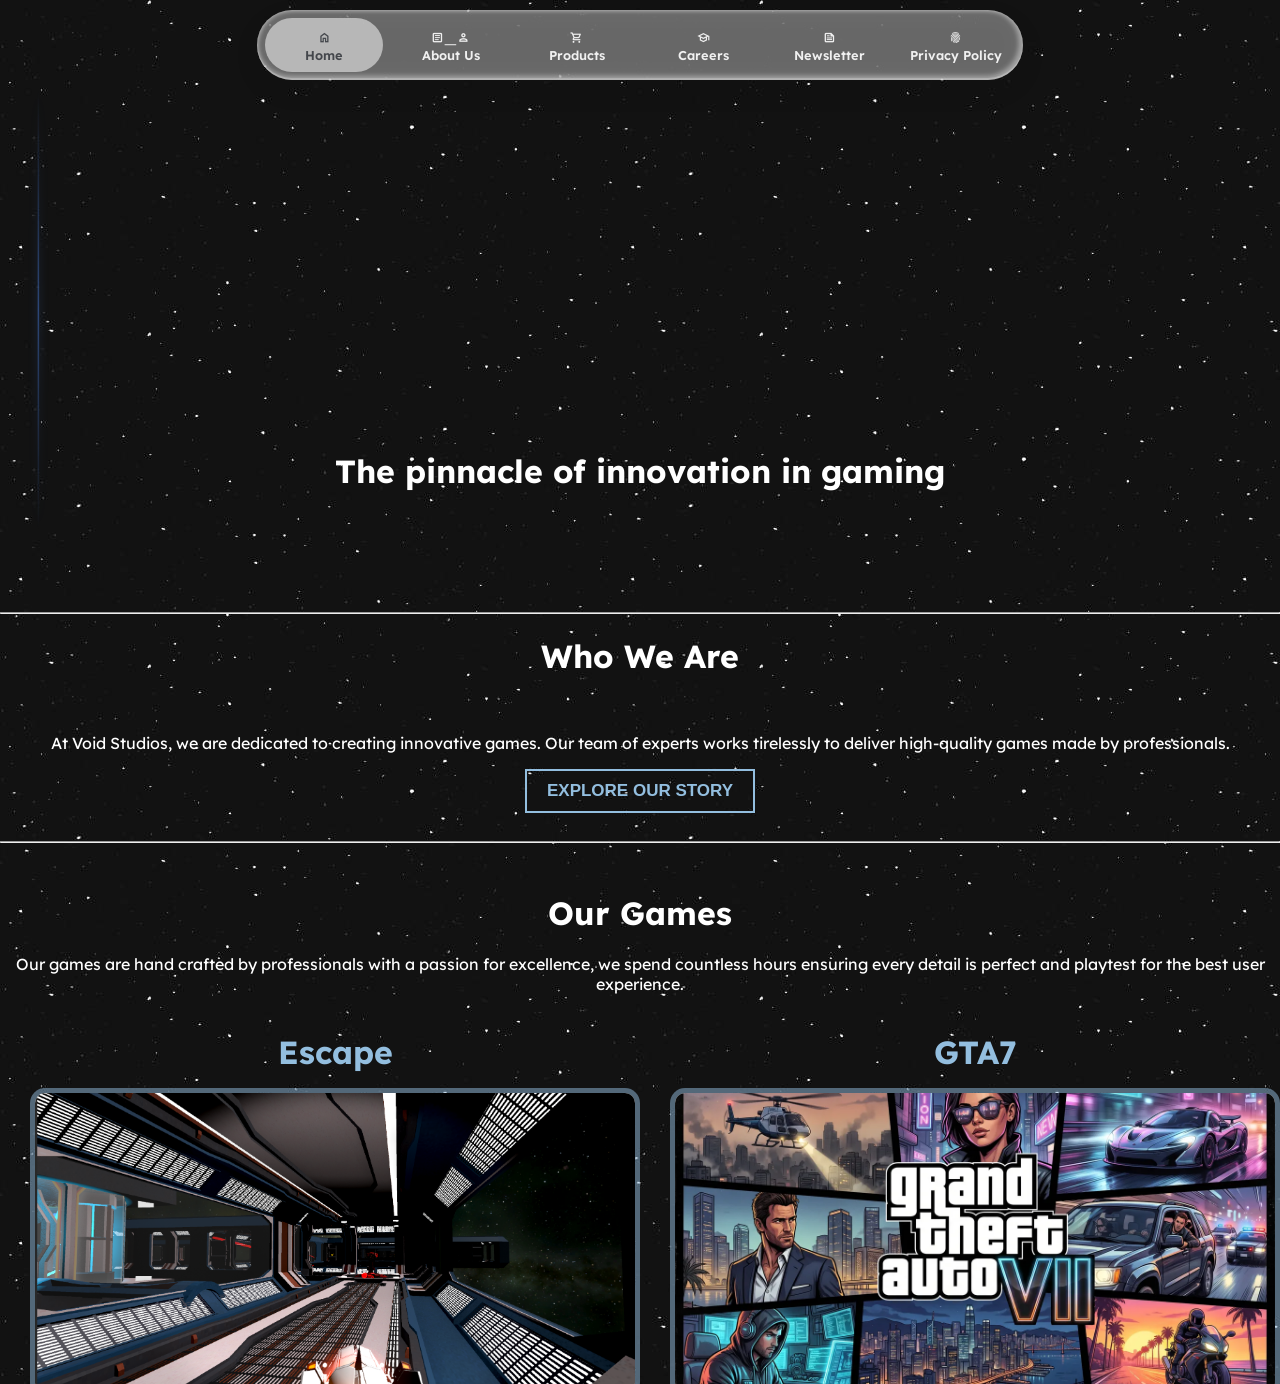
<file: index.html>
<!DOCTYPE html>
<html lang="en">
<head>
    <meta charset="UTF-8">
    <meta http-equiv="refresh" content="0; url=Homepage.html">
    <title>Void Studios</title>
</head>
<body>
    <p>
        Redirecting to
        <a href="Homepage.html">Void Studios</a>...
    </p>
</body>
</html>
</file>
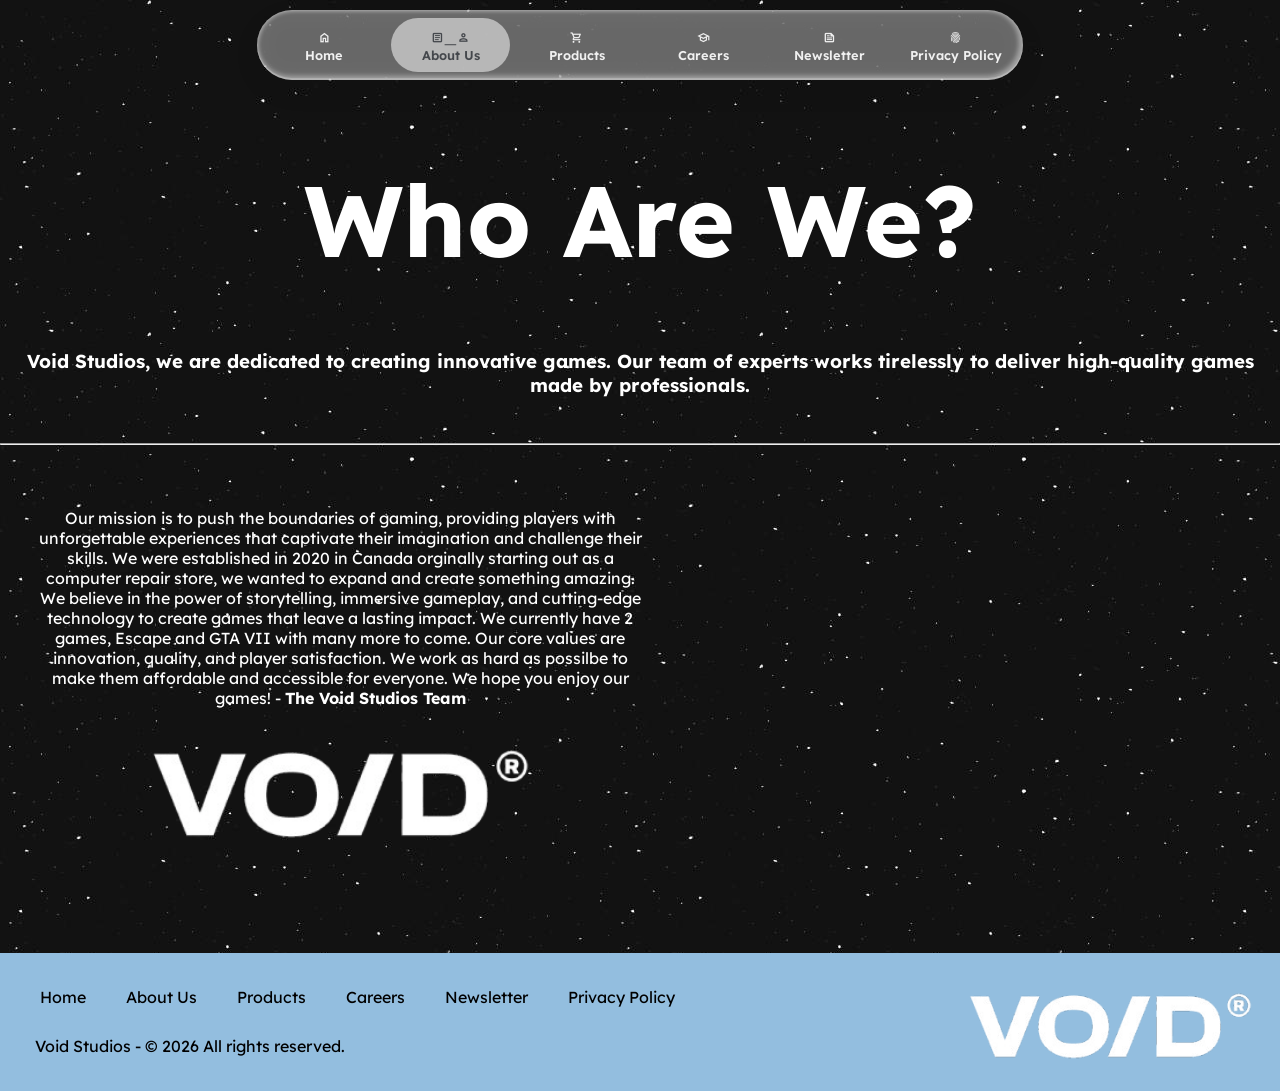
<file: About Us.html>
<html>
    <head>
        <title>About Us</title>
        <link rel="stylesheet" type="text/css" href="style.css">
        <link rel="preconnect" href="https://fonts.googleapis.com">
        <link rel="preconnect" href="https://fonts.gstatic.com" crossorigin>
        <link href="https://fonts.googleapis.com/css2?family=Lexend:wght@100..900&family=Roboto:ital,wght@0,100..900;1,100..900&display=swap" rel="stylesheet">
        <link href="https://fonts.googleapis.com/css2?family=Material+Symbols+Outlined" rel="stylesheet" />
    </head>
    <body>   
        <!-- From Uiverse.io by mymiamo --> 
        <div class="menu">
        <a href="Homepage.html">
            <span class="material-symbols-outlined">home</span>
            <span>Home</span>
        </a>
        <a href="About Us.html" class="active">
            <span class="material-symbols-outlined">article_person</span>
            <span>About Us</span>
        </a>
        </a>
        <a href="Products.html">
            <span class="material-symbols-outlined">shopping_cart</span>
            <span>Products</span>
        </a>
        <a href="careers.html">
            <span class="material-symbols-outlined">school</span>
            <span>Careers</span>
        </a>
        <a href="newsletter.html">
            <span class="material-symbols-outlined">news</span>
            <span>Newsletter</span>
        </a>
        <a href="Privacy Policy.html">
            <span class="material-symbols-outlined">fingerprint</span>            
            <span>Privacy Policy</span>
        </a>
        </div>
        <br>
            <h1 style="font-size:100px;">Who Are We?</h1>
            <h3><strong>Void Studios, we are dedicated to creating innovative games. Our team of experts works tirelessly to deliver high-quality games made by professionals.</strong></h3>
            <br>
            <hr>
            <br>

            <div class="equally_space">
                <div>
                    <p style="margin: 20px;">Our mission is to push the boundaries of gaming, providing players with unforgettable experiences that captivate their imagination and challenge their skills. We were established in 2020 in Canada orginally starting out as a computer repair store, we wanted to expand and create something amazing. We believe in the power of storytelling, immersive gameplay, and cutting-edge technology to create games that leave a lasting impact. We currently have 2 games, <a href="Products.html" style="color:white;">Escape</a> and <a href="Products.html" style="color:white;">GTA VII</a> with many more to come. Our core values are innovation, quality, and player satisfaction. We work as hard as possilbe to make them affordable and accessible for everyone. We hope you enjoy our games! - <strong>The Void Studios Team</strong></p>
                    <img src="image-removebg-preview.png" width="400">
                </div>
                <div>
                    <iframe src="https://www.google.com/maps/embed?pb=!1m18!1m12!1m3!1d3782945.756238279!2d-83.10446756845862!3d43.85193321508644!2m3!1f0!2f0!3f0!3m2!1i1024!2i768!4f13.1!3m3!1m2!1s0xa82b080fe65ff3bf%3A0xb6e2dd09ffe1d802!2sVoid%20Studio!5e1!3m2!1sen!2sca!4v1793040454428!5m2!1sen!2sca" width="600" height="450" style="border:0;" allowfullscreen="" loading="lazy" referrerpolicy="strict-origin-when-cross-origin"></iframe>
                </div>
            </div>    
    </body>
    <footer>
        <div class="footer">
            <div>
                <nav>
                <ul>
                    <li>
                        <a href="Homepage.html">Home</a>
                    </li>
                    <li>
                        <a href="About Us.html">About Us</a>
                    </li>
                    <li>
                        <a href="Products.html">Products</a>    
                    </li>
                    <li>
                        <a href="careers.html">Careers</a>
                    </li>
                    <li>
                        <a href="newsletter.html">Newsletter</a>
                    </li>
                    <li>
                        <a href="Privacy Policy.html">Privacy Policy</a>
                    </li>
                </ul>
            </nav>
                <p>Void Studios - &copy; 2026 All rights reserved.</p>
            </div>
            <div>
                <img src="image-removebg-preview.png">
            </div>        
        </div>
    </footer>
</html>
</file>
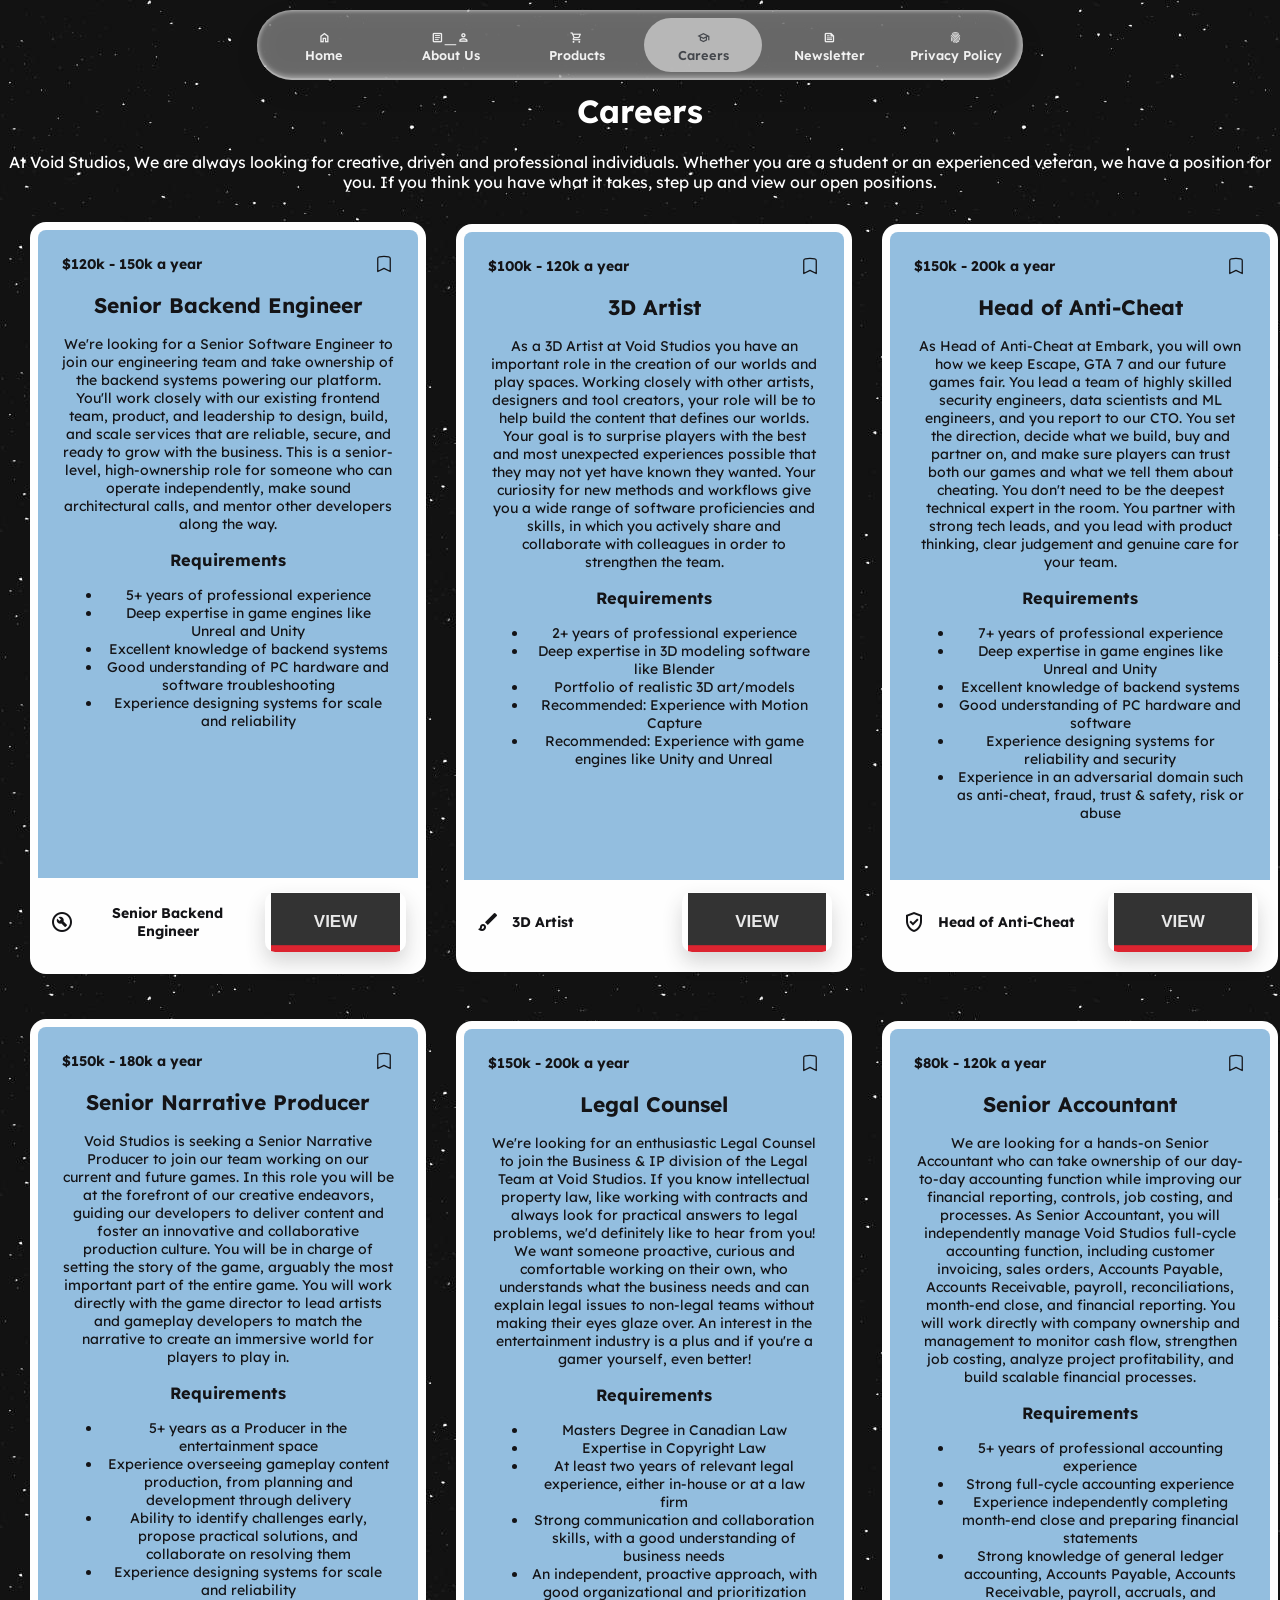
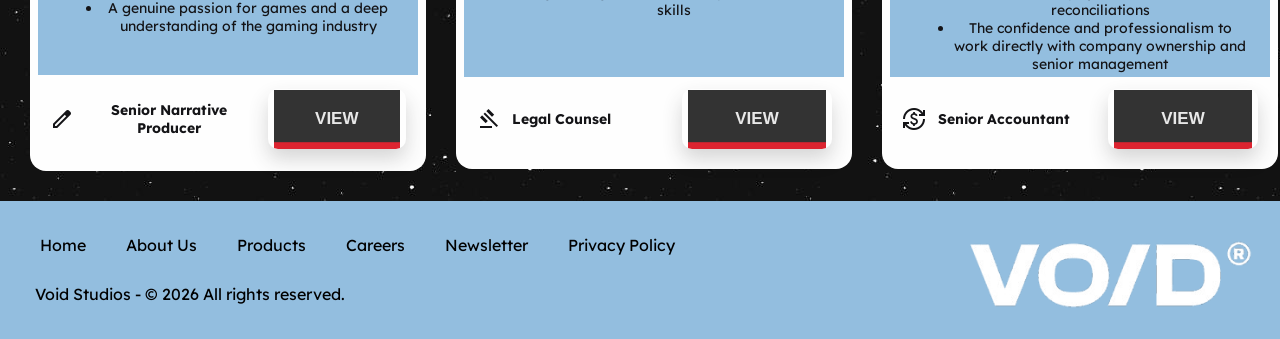
<file: careers.html>
<html>
    <head>
        <title>Careers</title>
        <link rel="stylesheet" type="text/css" href="style.css">
        <link rel="preconnect" href="https://fonts.googleapis.com">
        <link rel="preconnect" href="https://fonts.gstatic.com" crossorigin>
        <link href="https://fonts.googleapis.com/css2?family=Lexend:wght@100..900&family=Roboto:ital,wght@0,100..900;1,100..900&display=swap" rel="stylesheet">
        <link href="https://fonts.googleapis.com/css2?family=Material+Symbols+Outlined" rel="stylesheet" />
    </head>
    <body>
        <!-- From Uiverse.io by mymiamo --> 
        <div class="menu">
        <a href="Homepage.html">
            <span class="material-symbols-outlined">home</span>
            <span>Home</span>
        </a>
        <a href="About Us.html">
            <span class="material-symbols-outlined">article_person</span>
            <span>About Us</span>
        </a>
        </a>
        <a href="Products.html">
            <span class="material-symbols-outlined">shopping_cart</span>
            <span>Products</span>
        </a>
        <a href="careers.html" class="active">
            <span class="material-symbols-outlined">school</span>
            <span>Careers</span>
        </a>
        <a href="newsletter.html">
            <span class="material-symbols-outlined">news</span>
            <span>Newsletter</span>
        </a>
        <a href="Privacy Policy.html">
            <span class="material-symbols-outlined">fingerprint</span>            
            <span>Privacy Policy</span>
        </a>
        </div>

        <h1>Careers</h1>
        <p style="margin:5px">At Void Studios, We are always looking for creative, driven and professional individuals. Whether you are a student or an experienced veteran, we have a position for you. If you think you have what it takes, step up and view our open positions.</p>
        
        <div class="job">
        <!-- From Uiverse.io by Creatlydev --> 
            <div class="job">
                <article class="jobcard">
            <section class="jobcard__hero">
                <header class="jobcard__hero-header">
                <span>$120k - 150k a year</span>
                <div class="jobcard__icon">
                    <svg
                    height="20"
                    width="20"
                    stroke="currentColor"
                    stroke-width="1.5"
                    viewBox="0 0 24 24"
                    fill="none"
                    xmlns="http://www.w3.org/2000/svg"
                    >
                    <path
                        d="M17.593 3.322c1.1.128 1.907 1.077 1.907 2.185V21L12 17.25 4.5 21V5.507c0-1.108.806-2.057 1.907-2.185a48.507 48.507 0 0111.186 0z"
                        stroke-linejoin="round"
                        stroke-linecap="round"
                    ></path>
                    </svg>
                </div>
                </header>
                <h2 class="jobcard_job-title">Senior Backend Engineer</h2>
                <p>We're looking for a Senior Software Engineer to join our engineering team and take ownership of the backend systems powering our platform. You'll work closely with our existing frontend team, product, and leadership to design, build, and scale services that are reliable, secure, and ready to grow with the business. This is a senior-level, high-ownership role for someone who can operate independently, make sound architectural calls, and mentor other developers along the way.</p>
                <h3 class="jobcard_job-title">Requirements</h3>
                <ul>
                    <li>5+ years of professional experience</li>
                    <li>Deep expertise in game engines like Unreal and Unity</li>
                    <li>Excellent knowledge of backend systems</li>
                    <li>Good understanding of PC hardware and software troubleshooting</li>
                    <li>Experience designing systems for scale and reliability</li>
                </ul>

            </section>

            <footer class="jobcard__footer">
                <div class="jobcard__job-summary">
                <div class="jobcard__job-icon">
                    <span class="material-symbols-outlined">build_circle</span>
                </div>
                <div class="jobcard__job">
                    <p class="jobcard__job-title">
                    Senior Backend Engineer
                    </p>
                </div>
                </div>

                <!-- From Uiverse.io by gharsh11032000 --> 
                <button class="button"></button>
            </footer>
            </article>
            </div>

            <div class="job">
                <article class="jobcard">
            <section class="jobcard__hero">
                <header class="jobcard__hero-header">
                <span>$100k - 120k a year</span>
                <div class="jobcard__icon">
                    <svg
                    height="20"
                    width="20"
                    stroke="currentColor"
                    stroke-width="1.5"
                    viewBox="0 0 24 24"
                    fill="none"
                    xmlns="http://www.w3.org/2000/svg"
                    >
                    <path
                        d="M17.593 3.322c1.1.128 1.907 1.077 1.907 2.185V21L12 17.25 4.5 21V5.507c0-1.108.806-2.057 1.907-2.185a48.507 48.507 0 0111.186 0z"
                        stroke-linejoin="round"
                        stroke-linecap="round"
                    ></path>
                    </svg>
                </div>
                </header>
                <h2 class="jobcard_job-title">3D Artist</h2>
                <p>As a 3D Artist at Void Studios you have an important role in the creation of our worlds and play spaces. Working closely with other artists, designers and tool creators, your role will be to help build the content that defines our worlds. Your goal is to surprise players with the best and most unexpected experiences possible that they may not yet have known they wanted. Your curiosity for new methods and workflows give you a wide range of software proficiencies and skills, in which you actively share and collaborate with colleagues in order to strengthen the team.</p>
                <h3 class="jobcard_job-title">Requirements</h3>
                <ul>
                    <li>2+ years of professional experience</li>
                    <li>Deep expertise in 3D modeling software like Blender</li>
                    <li>Portfolio of realistic 3D art/models</li>
                    <li>Recommended: Experience with Motion Capture</li>
                    <li>Recommended: Experience with game engines like Unity and Unreal</li>
                </ul>

            </section>

            <footer class="jobcard__footer">
                <div class="jobcard__job-summary">
                <div class="jobcard__job-icon">
                    <span class="material-symbols-outlined">brush</span>
                </div>
                <div class="jobcard__job">
                    <p class="jobcard__job-title">
                    3D Artist
                    </p>
                </div>
                </div>

                <!-- From Uiverse.io by gharsh11032000 --> 
                <button class="button"></button>
            </footer>
            </article>
            </div>

            <div class="job">
                <article class="jobcard">
            <section class="jobcard__hero">
                <header class="jobcard__hero-header">
                <span>$150k - 200k a year</span>
                <div class="jobcard__icon">
                    <svg
                    height="20"
                    width="20"
                    stroke="currentColor"
                    stroke-width="1.5"
                    viewBox="0 0 24 24"
                    fill="none"
                    xmlns="http://www.w3.org/2000/svg"
                    >
                    <path
                        d="M17.593 3.322c1.1.128 1.907 1.077 1.907 2.185V21L12 17.25 4.5 21V5.507c0-1.108.806-2.057 1.907-2.185a48.507 48.507 0 0111.186 0z"
                        stroke-linejoin="round"
                        stroke-linecap="round"
                    ></path>
                    </svg>
                </div>
                </header>
                <h2 class="jobcard_job-title">Head of Anti-Cheat</h2>
                <p>As Head of Anti-Cheat at Embark, you will own how we keep Escape, GTA 7 and our future games fair. You lead a team of highly skilled security engineers, data scientists and ML engineers, and you report to our CTO. You set the direction, decide what we build, buy and partner on, and make sure players can trust both our games and what we tell them about cheating. You don't need to be the deepest technical expert in the room. You partner with strong tech leads, and you lead with product thinking, clear judgement and genuine care for your team.</p>
                <h3 class="jobcard_job-title">Requirements</h3>
                <ul>
                    <li>7+ years of professional experience</li>
                    <li>Deep expertise in game engines like Unreal and Unity</li>
                    <li>Excellent knowledge of backend systems</li>
                    <li>Good understanding of PC hardware and software</li>
                    <li>Experience designing systems for reliability and security</li>
                    <li>Experience in an adversarial domain such as anti-cheat, fraud, trust & safety, risk or abuse</li>
                </ul>

            </section>

            <footer class="jobcard__footer">
                <div class="jobcard__job-summary">
                <div class="jobcard__job-icon">
                    <span class="material-symbols-outlined">verified_user</span>
                </div>
                <div class="jobcard__job">
                    <p class="jobcard__job-title">
                    Head of Anti-Cheat
                    </p>
                </div>
                </div>

                <!-- From Uiverse.io by gharsh11032000 --> 
                <button class="button"></button>
            </footer>
            </article>
            </div>
        </div>   

        
        <div class="job">
        <!-- From Uiverse.io by Creatlydev --> 
            <div class="job">
                <article class="jobcard">
            <section class="jobcard__hero">
                <header class="jobcard__hero-header">
                <span>$150k - 180k a year</span>
                <div class="jobcard__icon">
                    <svg
                    height="20"
                    width="20"
                    stroke="currentColor"
                    stroke-width="1.5"
                    viewBox="0 0 24 24"
                    fill="none"
                    xmlns="http://www.w3.org/2000/svg"
                    >
                    <path
                        d="M17.593 3.322c1.1.128 1.907 1.077 1.907 2.185V21L12 17.25 4.5 21V5.507c0-1.108.806-2.057 1.907-2.185a48.507 48.507 0 0111.186 0z"
                        stroke-linejoin="round"
                        stroke-linecap="round"
                    ></path>
                    </svg>
                </div>
                </header>
                <h2 class="jobcard_job-title">Senior Narrative Producer</h2>
                <p>Void Studios is seeking a Senior Narrative Producer to join our team working on our current and future games. In this role you will be at the forefront of our creative endeavors, guiding our developers to deliver content and foster an innovative and collaborative production culture. You will be in charge of setting the story of the game, arguably the most important part of the entire game. You will work directly with the game director to lead artists and gameplay developers to match the narrative to create an immersive world for players to play in.</p>
                <h3 class="jobcard_job-title">Requirements</h3>
                <ul>
                    <li>5+ years as a Producer in the entertainment space</li>
                    <li>Experience overseeing gameplay content production, from planning and development through delivery</li>
                    <li>Ability to identify challenges early, propose practical solutions, and collaborate on resolving them</li>
                    <li>Experience designing systems for scale and reliability</li>
                    <li>A genuine passion for games and a deep understanding of the gaming industry</li>
                </ul>

            </section>

            <footer class="jobcard__footer">
                <div class="jobcard__job-summary">
                <div class="jobcard__job-icon">
                    <span class="material-symbols-outlined">edit</span>
                </div>
                <div class="jobcard__job">
                    <p class="jobcard__job-title">
                    Senior Narrative Producer
                    </p>
                </div>
                </div>

                <!-- From Uiverse.io by gharsh11032000 --> 
                <button class="button"></button>
            </footer>
            </article>
            </div>

            <div class="job">
                <article class="jobcard">
            <section class="jobcard__hero">
                <header class="jobcard__hero-header">
                <span>$150k - 200k a year</span>
                <div class="jobcard__icon">
                    <svg
                    height="20"
                    width="20"
                    stroke="currentColor"
                    stroke-width="1.5"
                    viewBox="0 0 24 24"
                    fill="none"
                    xmlns="http://www.w3.org/2000/svg"
                    >
                    <path
                        d="M17.593 3.322c1.1.128 1.907 1.077 1.907 2.185V21L12 17.25 4.5 21V5.507c0-1.108.806-2.057 1.907-2.185a48.507 48.507 0 0111.186 0z"
                        stroke-linejoin="round"
                        stroke-linecap="round"
                    ></path>
                    </svg>
                </div>
                </header>
                <h2 class="jobcard_job-title">Legal Counsel</h2>
                <p>We're looking for an enthusiastic Legal Counsel to join the Business & IP division of the Legal Team at Void Studios. If you know intellectual property law, like working with contracts and always look for practical answers to legal problems, we'd definitely like to hear from you! We want someone proactive, curious and comfortable working on their own, who understands what the business needs and can explain legal issues to non-legal teams without making their eyes glaze over. An interest in the entertainment industry is a plus and if you're a gamer yourself, even better!</p>
                <h3 class="jobcard_job-title">Requirements</h3>
                <ul>
                    <li>Masters Degree in Canadian Law</li>
                    <li>Expertise in Copyright Law</li>
                    <li>At least two years of relevant legal experience, either in-house or at a law firm</li>
                    <li>Strong communication and collaboration skills, with a good understanding of business needs</li>
                    <li>An independent, proactive approach, with good organizational and prioritization skills</li>
                </ul>

            </section>

            <footer class="jobcard__footer">
                <div class="jobcard__job-summary">
                <div class="jobcard__job-icon">
                    <span class="material-symbols-outlined">gavel</span>
                </div>
                <div class="jobcard__job">
                    <p class="jobcard__job-title">
                    Legal Counsel
                    </p>
                </div>
                </div>

                <!-- From Uiverse.io by gharsh11032000 --> 
                <button class="button"></button>
            </footer>
            </article>
            </div>

            <div class="job">
                <article class="jobcard">
            <section class="jobcard__hero">
                <header class="jobcard__hero-header">
                <span>$80k - 120k a year</span>
                <div class="jobcard__icon">
                    <svg
                    height="20"
                    width="20"
                    stroke="currentColor"
                    stroke-width="1.5"
                    viewBox="0 0 24 24"
                    fill="none"
                    xmlns="http://www.w3.org/2000/svg"
                    >
                    <path
                        d="M17.593 3.322c1.1.128 1.907 1.077 1.907 2.185V21L12 17.25 4.5 21V5.507c0-1.108.806-2.057 1.907-2.185a48.507 48.507 0 0111.186 0z"
                        stroke-linejoin="round"
                        stroke-linecap="round"
                    ></path>
                    </svg>
                </div>
                </header>
                <h2 class="jobcard_job-title">Senior Accountant</h2>
                <p>We are looking for a hands-on Senior Accountant who can take ownership of our day-to-day accounting function while improving our financial reporting, controls, job costing, and processes. As Senior Accountant, you will independently manage Void Studios full-cycle accounting function, including customer invoicing, sales orders, Accounts Payable, Accounts Receivable, payroll, reconciliations, month-end close, and financial reporting. You will work directly with company ownership and management to monitor cash flow, strengthen job costing, analyze project profitability, and build scalable financial processes.</p>
                <h3 class="jobcard_job-title">Requirements</h3>
                <ul>
                    <li>5+ years of professional accounting experience</li>
                    <li>Strong full-cycle accounting experience</li>
                    <li>Experience independently completing month-end close and preparing financial statements</li>
                    <li>Strong knowledge of general ledger accounting, Accounts Payable, Accounts Receivable, payroll, accruals, and reconciliations</li>
                    <li>The confidence and professionalism to work directly with company ownership and senior management</li>
                </ul>

            </section>

            <footer class="jobcard__footer">
                <div class="jobcard__job-summary">
                <div class="jobcard__job-icon">
                    <span class="material-symbols-outlined">currency_exchange</span>
                </div>
                <div class="jobcard__job">
                    <p class="jobcard__job-title">
                    Senior Accountant
                    </p>
                </div>
                </div>
                <!-- From Uiverse.io by gharsh11032000 --> 
                <button class="button"></button>
            </footer>
            </article>
            </div>
        </div>
    </body>
        <footer>
        <div class="footer">
            <div>
                <nav>
                <ul>
                    <li>
                        <a href="Homepage.html">Home</a>
                    </li>
                    <li>
                        <a href="About Us.html">About Us</a>
                    </li>
                    <li>
                        <a href="Products.html">Products</a>    
                    </li>
                    <li>
                        <a href="careers.html">Careers</a>
                    </li>
                    <li>
                        <a href="newsletter.html">Newsletter</a>
                    </li>
                    <li>
                        <a href="Privacy Policy.html">Privacy Policy</a>
                    </li>
                </ul>
            </nav>
                <p>Void Studios - &copy; 2026 All rights reserved.</p>
            </div>
            <div>
                <img src="image-removebg-preview.png">
            </div>        
        </div>
    </footer>
</html>
</file>
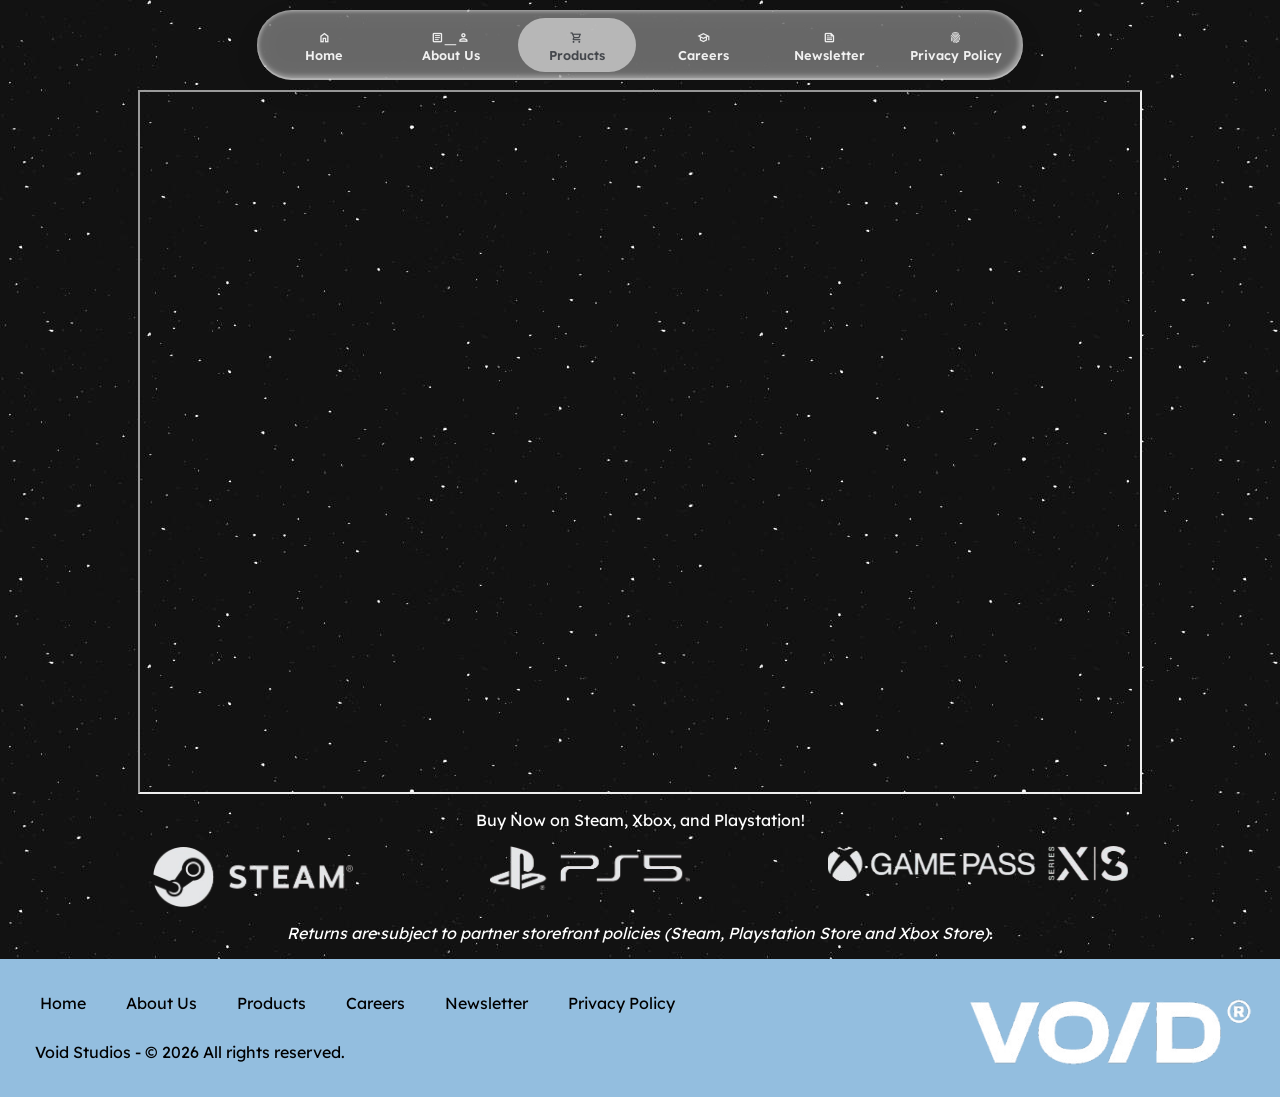
<file: Demo.html>
<html>
    <head>
        <title>Escape Demo</title>
        <link rel="stylesheet" type="text/css" href="style.css">
        <link rel="preconnect" href="https://fonts.googleapis.com">
        <link rel="preconnect" href="https://fonts.gstatic.com" crossorigin>
        <link href="https://fonts.googleapis.com/css2?family=Lexend:wght@100..900&family=Roboto:ital,wght@0,100..900;1,100..900&display=swap" rel="stylesheet">
        <link href="https://fonts.googleapis.com/css2?family=Material+Symbols+Outlined" rel="stylesheet" />
    </head>
    <body>   
        <!-- From Uiverse.io by mymiamo --> 
        <div class="menu">
        <a href="Homepage.html">
            <span class="material-symbols-outlined">home</span>
            <span>Home</span>
        </a>
        <a href="About Us.html">
            <span class="material-symbols-outlined">article_person</span>
            <span>About Us</span>
        </a>
        </a>
        <a href="Products.html"  class="active">
            <span class="material-symbols-outlined">shopping_cart</span>
            <span>Products</span>
        </a>
        <a href="careers.html">
            <span class="material-symbols-outlined">school</span>
            <span>Careers</span>
        </a>
        <a href="newsletter.html">
            <span class="material-symbols-outlined">news</span>
            <span>Newsletter</span>
        </a>
        <a href="Privacy Policy.html">
            <span class="material-symbols-outlined">fingerprint</span>            
            <span>Privacy Policy</span>
        </a>
        </div>
        <br>
            <iframe src="https://adviktomar.github.io/Advik-WebGL/" width="1000" height="700"></iframe>
            <br>
            <!--Embed of the game demo from Github, fixed width and height for optimal gameplay experience across devices-->
            <p>Buy Now on Steam, Xbox, and Playstation!</p>
            <div class="job">
                <a href="https://store.steampowered.com/"><img src="Steam.png" width="200"></a>
                <a href="https://www.playstation.com/en-us/"><img src="PS.png" width="200"></a>
                <a href="https://www.xbox.com/en-us/"><img src="Xbox.png" width="300"></a>
            </div>
            <!--Table for even spacing between stores with links and images-->
            <p><em>Returns are subject to partner storefront policies (Steam, Playstation Store and Xbox Store).</em></p>
            <!--Return policy information-->
    </body>
    <footer>
        <div class="footer">
            <div>
                <nav>
                <ul>
                    <li>
                        <a href="Homepage.html">Home</a>
                    </li>
                    <li>
                        <a href="About Us.html">About Us</a>
                    </li>
                    <li>
                        <a href="Products.html">Products</a>    
                    </li>
                    <li>
                        <a href="careers.html">Careers</a>
                    </li>
                    <li>
                        <a href="newsletter.html">Newsletter</a>
                    </li>
                    <li>
                        <a href="Privacy Policy.html">Privacy Policy</a>
                    </li>
                </ul>
            </nav>
                <p>Void Studios - &copy; 2026 All rights reserved.</p>
            </div>
            <div>
                <img src="image-removebg-preview.png">
            </div>        
        </div>
    </footer>
</html>
</file>
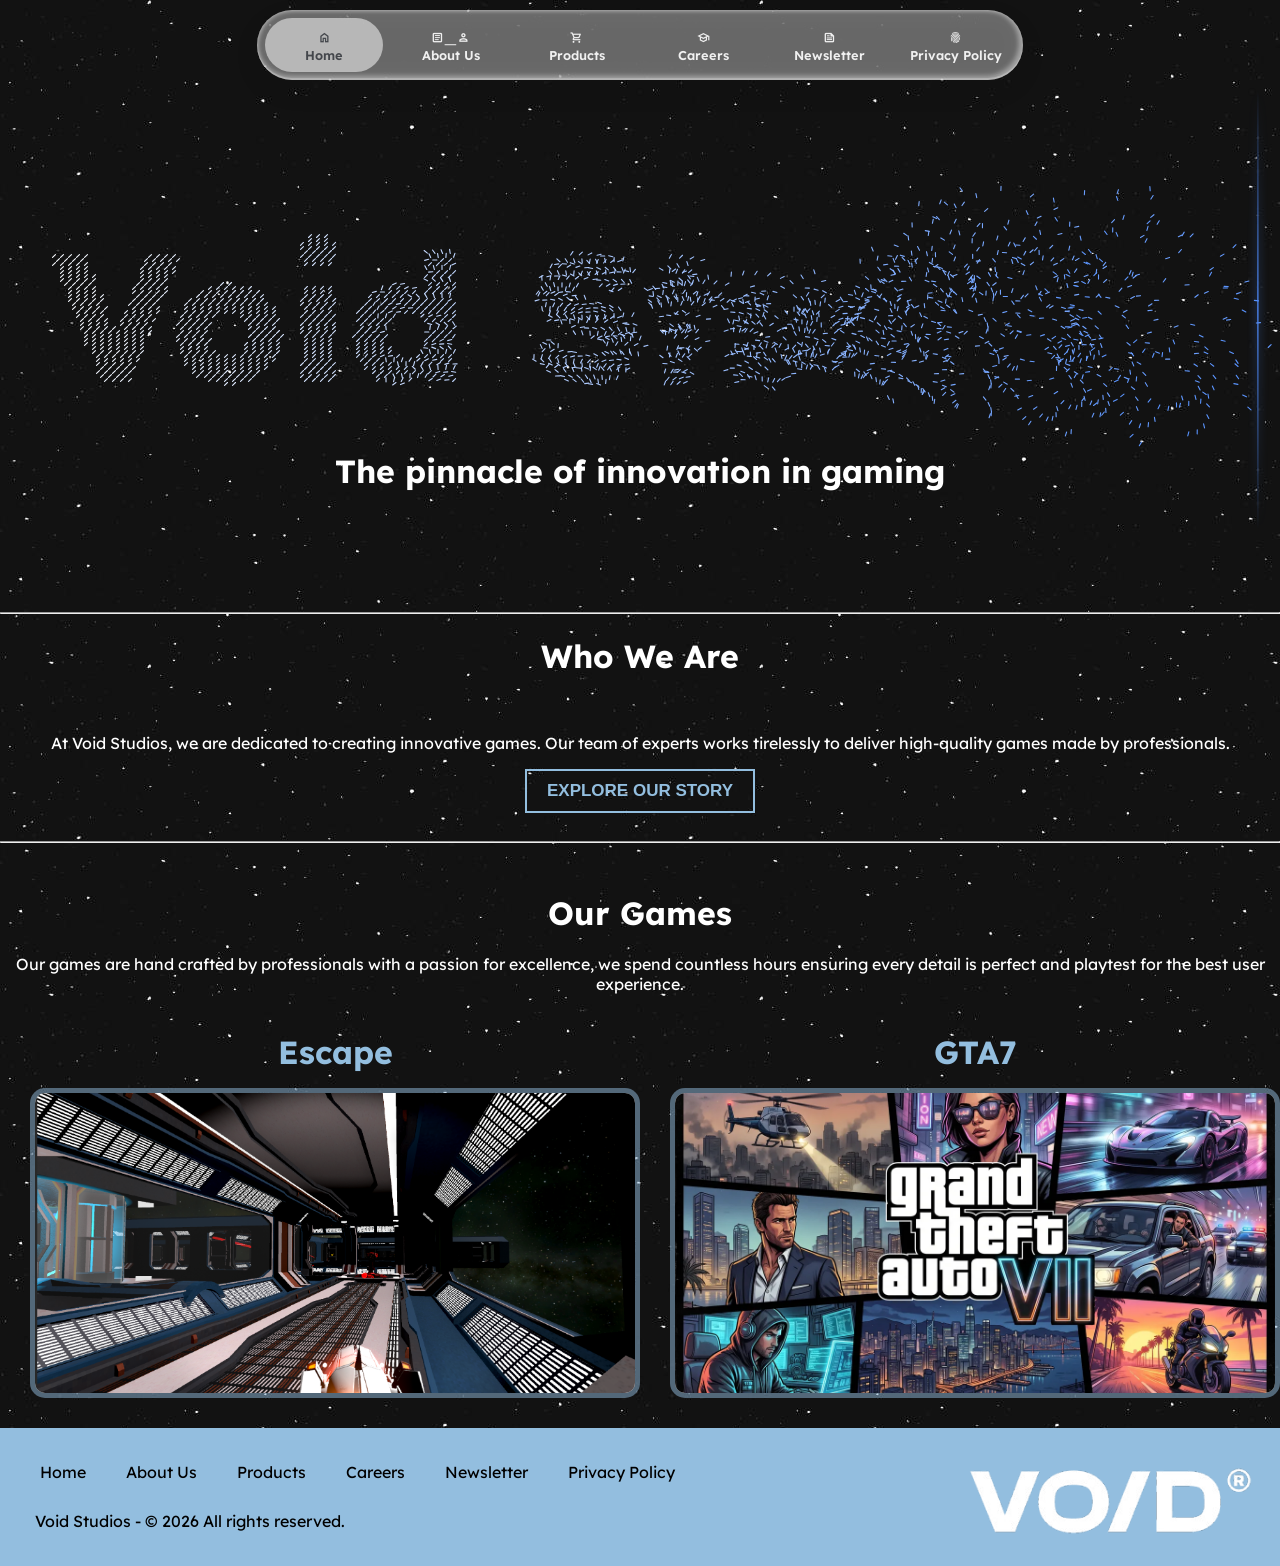
<file: Homepage.html>
<html>
    <head>
        <title>Homepage</title>
        <link rel="stylesheet" type="text/css" href="style.css">
        <link rel="preconnect" href="https://fonts.googleapis.com">
        <link rel="preconnect" href="https://fonts.gstatic.com" crossorigin>
        <link href="https://fonts.googleapis.com/css2?family=Lexend:wght@100..900&family=Roboto:ital,wght@0,100..900;1,100..900&display=swap" rel="stylesheet">
        <link href="https://fonts.googleapis.com/css2?family=Material+Symbols+Outlined" rel="stylesheet" />
        <link rel="stylesheet" href="ParticleText.css">
    </head>
    <body>
        <!-- From Uiverse.io by mymiamo --> 
        <div class="menu">
        <a href="Homepage.html" class="active">
            <span class="material-symbols-outlined">home</span>
            <span>Home</span>
        </a>
        <a href="About Us.html">
            <span class="material-symbols-outlined">article_person</span>
            <span>About Us</span>
        </a>
        </a>
        <a href="Products.html">
            <span class="material-symbols-outlined">shopping_cart</span>
            <span>Products</span>
        </a>
        <a href="careers.html">
            <span class="material-symbols-outlined">school</span>
            <span>Careers</span>
        </a>
        <a href="newsletter.html">
            <span class="material-symbols-outlined">news</span>
            <span>Newsletter</span>
        </a>
        <a href="Privacy Policy.html">
            <span class="material-symbols-outlined">fingerprint</span>            
            <span>Privacy Policy</span>
        </a>
        </div>
        <!--Main nav bar for the entire website, animations and frosted glass effect. Active class gets a selection effect-->
        <br>
            <h1 class="particle-text" id="studio-title">
                <canvas class="particle-text__canvas" aria-hidden="true"></canvas>
                <span class="particle-text__sr">Void Studios</span>
            </h1>
            <!--Big header to emphasize the brand-->
            <h1 id="up">The pinnacle of innovation in gaming</h1>
            <hr>
            <h1>Who We Are</h1>
            <br>
            <p>At Void Studios, we are dedicated to creating innovative games. Our team of experts works tirelessly to deliver high-quality games made by professionals.</p>
            <!--Button that leads to About Us page-->
            <!-- From Uiverse.io by SujitAdroja --> 
            <button class="btn" onclick="window.location.href='About Us.html';"><strong>Explore Our Story</strong></button>
            <br>
            <br>
            <hr>
            <br>
            <h1>Our Games</h1>
            <p>Our games are hand crafted by professionals with a passion for excellence, we spend countless hours ensuring every detail is perfect and playtest for the best user experience.</p>
            <!-- From Uiverse.io by gharsh11032000 --> 
            

            <div class="equally_space">
                <div>
                <h1 class="blue">Escape</h1>
                <div class="flipcard">
                <img src="Screenshot 2026-10-20 152046.png">
                    <div class="flipcard_content">
                        <p class="flipcard_title">Escape</p>
                        <p class="flipcard_description">Escape is our roguelike indie game where the player is challenged to navigate through challenging procedurally generated levels to eventually fight the final boss.</p>
                        <br>
                        <button class="btn" onclick="window.location.href='Demo.html';"><strong>Check out the Demo</strong></button>
                    </div>
                </div>
            </div>

            <div>
                <h1 class="blue">GTA7</h1>
                <div class="flipcard">
                <img src="GTA7.png">
                    <div class="flipcard_content">
                        <p class="flipcard_title">GTA7</p>
                        <p class="flipcard_description">GTA VII is our highly anticipated open-world action-adventure game set in Antarctica, Successor to <a href="https://www.rockstargames.com/VI">GTA VI</a>. Releasing early 2092, Pre-orders are now open.</p>
                        <br>
                        <button class="btn" onclick="window.location.href='Preorder.html';"><strong>Pre-order</strong></button>
                    </div>
                </div>
            </div>
            </div>
            <!--Cards that flip to show info about the games-->
        <script src="ParticleText.js"></script>       
    </body>
    <footer>
        <div class="footer">
            <div>
                <nav>
                <ul>
                    <li>
                        <a href="Homepage.html">Home</a>
                    </li>
                    <li>
                        <a href="About Us.html">About Us</a>
                    </li>
                    <li>
                        <a href="Products.html">Products</a>    
                    </li>
                    <li>
                        <a href="careers.html">Careers</a>
                    </li>
                    <li>
                        <a href="newsletter.html">Newsletter</a>
                    </li>
                    <li>
                        <a href="Privacy Policy.html">Privacy Policy</a>
                    </li>
                </ul>
            </nav>
                <p>Void Studios - &copy; 2026 All rights reserved.</p>
            </div>
            <div>
                <img src="image-removebg-preview.png">
            </div>        
        </div>
    </footer>
    <!--Main footer for the website, used @copy to make it more professional, now there is the nav bar and logo-->
</html>
</file>
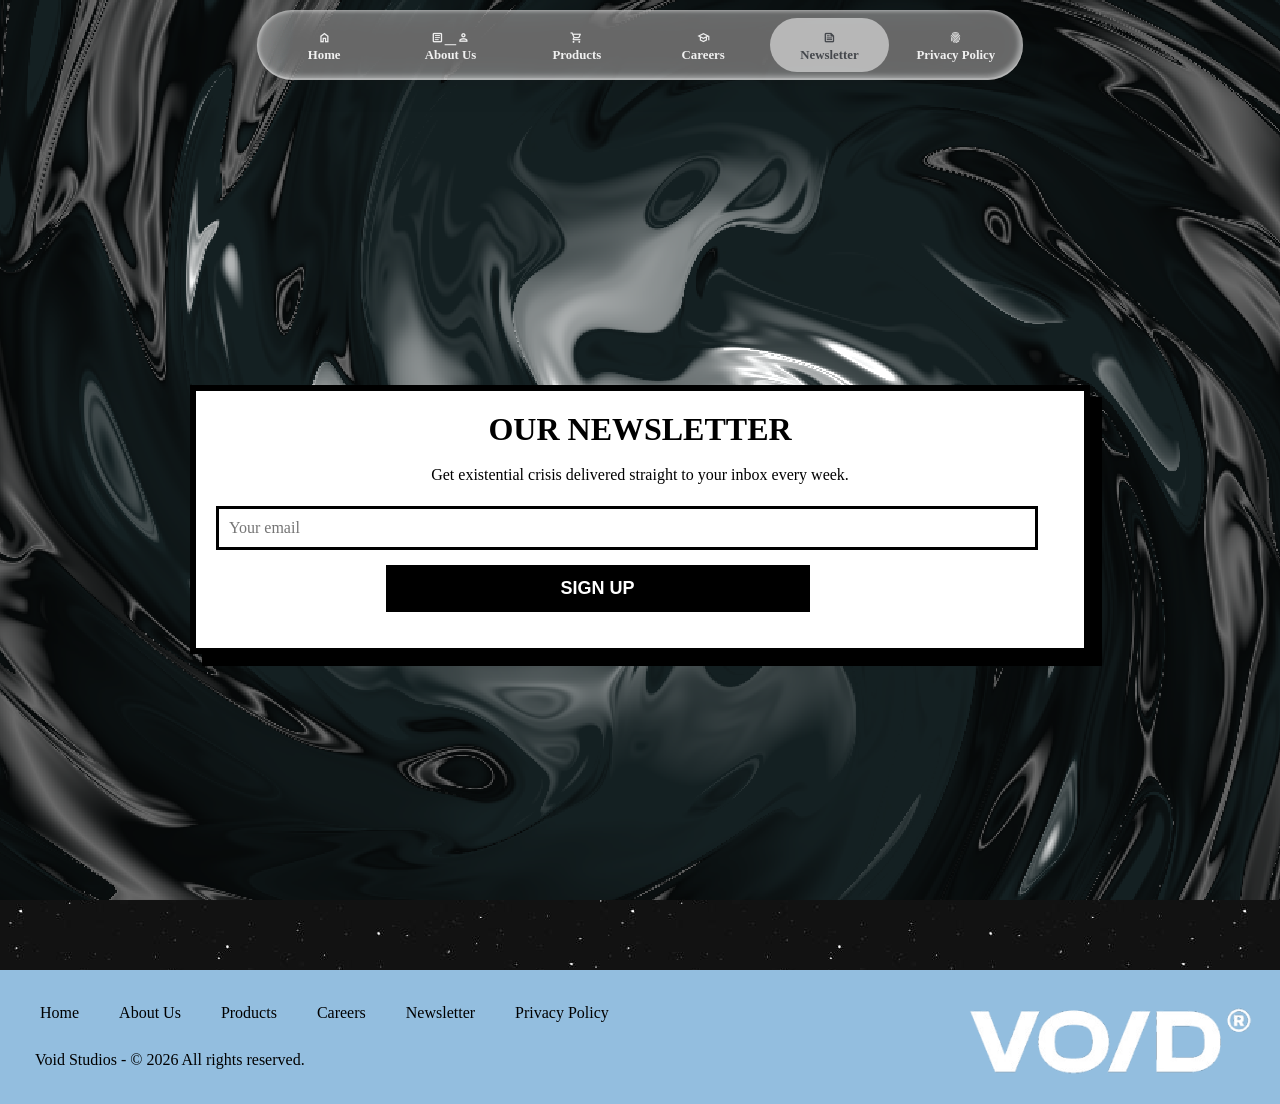
<file: newsletter.html>
<html>
    <head>
        <title>Newsletter</title>
        <link rel="stylesheet" type="text/css" href="style.css">
        <link rel="stylesheet" type="text/css" href="Balatro.css">
        <link href="https://fonts.googleapis.com/css2?family=Material+Symbols+Outlined" rel="stylesheet" />
    </head>
    <body>
        <!-- From Uiverse.io by mymiamo --> 
        <div class="menu">
        <a href="Homepage.html">
            <span class="material-symbols-outlined">home</span>
            <span>Home</span>
        </a>
        <a href="About Us.html">
            <span class="material-symbols-outlined">article_person</span>
            <span>About Us</span>
        </a>
        </a>
        <a href="Products.html">
            <span class="material-symbols-outlined">shopping_cart</span>
            <span>Products</span>
        </a>
        <a href="careers.html">
            <span class="material-symbols-outlined">school</span>
            <span>Careers</span>
        </a>
        <a href="newsletter.html" class="active">
            <span class="material-symbols-outlined">news</span>
            <span>Newsletter</span>
        </a>
        <a href="Privacy Policy.html">
            <span class="material-symbols-outlined">fingerprint</span>            
            <span>Privacy Policy</span>
        </a>
        </div>
        <div class="balatro-background" aria-hidden="true">
            <canvas class="balatro__canvas"></canvas>
        </div>
        <main class="newsletter-page">
        <!-- From Uiverse.io by 0xnihilism --> 
        <div class="card">
        <span class="card__title"> Our Newsletter</span>
        <p class="card__content">
            Get existential crisis delivered straight to your inbox every week.
        </p>
        <form class="card__form">
            <input required="" type="email" placeholder="Your email" />
            <button class="card__button">Sign Up</button>
        </form>
        <!--News letter form-->
        </div>
        </main>
        <script src="Balatro.js" defer></script>
        <!--Balatro Background-->
    </body>
    <footer>
        <div class="footer">
            <div>
                <nav>
                <ul>
                    <li>
                        <a href="Homepage.html">Home</a>
                    </li>
                    <li>
                        <a href="About Us.html">About Us</a>
                    </li>
                    <li>
                        <a href="Products.html">Products</a>    
                    </li>
                    <li>
                        <a href="careers.html">Careers</a>
                    </li>
                    <li>
                        <a href="newsletter.html">Newsletter</a>
                    </li>
                    <li>
                        <a href="Privacy Policy.html">Privacy Policy</a>
                    </li>
                </ul>
            </nav>
                <p>Void Studios - &copy; 2026 All rights reserved.</p>
            </div>
            <div>
                <img src="image-removebg-preview.png">
            </div>        
        </div>
    </footer>
</html>
</file>
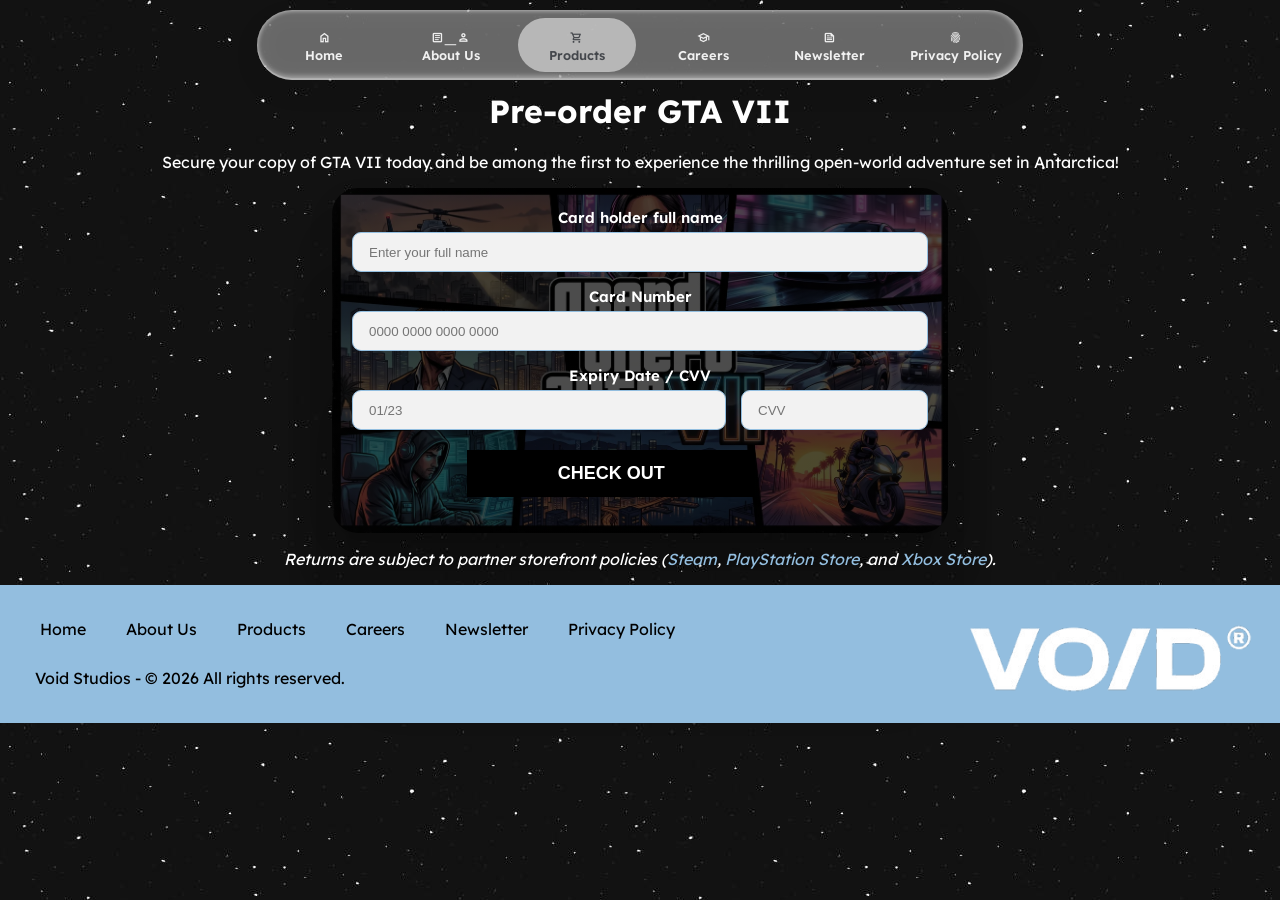
<file: Preorder.html>
<html>
    <head>
        <title>Pre-order GTA VII</title>
        <link rel="stylesheet" type="text/css" href="style.css">
        <link rel="preconnect" href="https://fonts.googleapis.com">
        <link rel="preconnect" href="https://fonts.gstatic.com" crossorigin>
        <link href="https://fonts.googleapis.com/css2?family=Lexend:wght@100..900&family=Roboto:ital,wght@0,100..900;1,100..900&display=swap" rel="stylesheet">
        <link href="https://fonts.googleapis.com/css2?family=Material+Symbols+Outlined" rel="stylesheet" />
    </head>
    <body>   
        <!-- From Uiverse.io by mymiamo --> 
        <div class="menu">
        <a href="Homepage.html">
            <span class="material-symbols-outlined">home</span>
            <span>Home</span>
        </a>
        <a href="About Us.html">
            <span class="material-symbols-outlined">article_person</span>
            <span>About Us</span>
        </a>
        </a>
        <a href="Products.html" class="active">
            <span class="material-symbols-outlined">shopping_cart</span>
            <span>Products</span>
        </a>
        <a href="careers.html">
            <span class="material-symbols-outlined">school</span>
            <span>Careers</span>
        </a>
        <a href="newsletter.html">
            <span class="material-symbols-outlined">news</span>
            <span>Newsletter</span>
        </a>
        <a href="Privacy Policy.html">
            <span class="material-symbols-outlined">fingerprint</span>            
            <span>Privacy Policy</span>
        </a>
        </div>

        <h1 class="center">Pre-order GTA VII</h1>
        <p class="center">Secure your copy of GTA VII today and be among the first to experience the thrilling open-world adventure set in Antarctica!</p>

        <!-- From Uiverse.io by zanina-yassine --> 
        <div class="modal">
        <form class="form">
        <div class="credit-card-info--form">
            <div class="input_container">
            <label for="password_field" class="input_label">Card holder full name</label>
            <input id="password_field" class="input_field" type="text" name="input-name" title="Input title" placeholder="Enter your full name">
            </div>
            <div class="input_container">
            <label for="password_field" class="input_label">Card Number</label>
            <input id="password_field" class="input_field" type="number" name="input-name" title="Input title" placeholder="0000 0000 0000 0000">
            </div>
            <div class="input_container">
            <label for="password_field" class="input_label">Expiry Date / CVV</label>
            <div class="split">
            <input id="password_field" class="input_field" type="text" name="input-name" title="Expiry Date" placeholder="01/23">
            <input id="password_field" class="input_field" type="number" name="cvv" title="CVV" placeholder="CVV">
            </div>
            </div>
        </div>
            <button class="card__button">Check Out</button>
        </form>
        </div>        
        <p class="center"><em>Returns are subject to partner storefront policies (<a href="https://store.steampowered.com/">Steam</a>, <a href="https://www.playstation.com">PlayStation Store</a>, and <a href="https://www.xbox.com">Xbox Store</a>).</em></p>
        </center>
        <!--Pre order form which includes fields for name, email, store selection, and payment method-->
        <!--Return policy information-->
    </body>
    <footer>
        <div class="footer">
            <div>
                <nav>
                <ul>
                    <li>
                        <a href="Homepage.html">Home</a>
                    </li>
                    <li>
                        <a href="About Us.html">About Us</a>
                    </li>
                    <li>
                        <a href="Products.html">Products</a>    
                    </li>
                    <li>
                        <a href="careers.html">Careers</a>
                    </li>
                    <li>
                        <a href="newsletter.html">Newsletter</a>
                    </li>
                    <li>
                        <a href="Privacy Policy.html">Privacy Policy</a>
                    </li>
                </ul>
            </nav>
                <p>Void Studios - &copy; 2026 All rights reserved.</p>
            </div>
            <div>
                <img src="image-removebg-preview.png">
            </div>        
        </div>
    </footer>
</html>
</file>
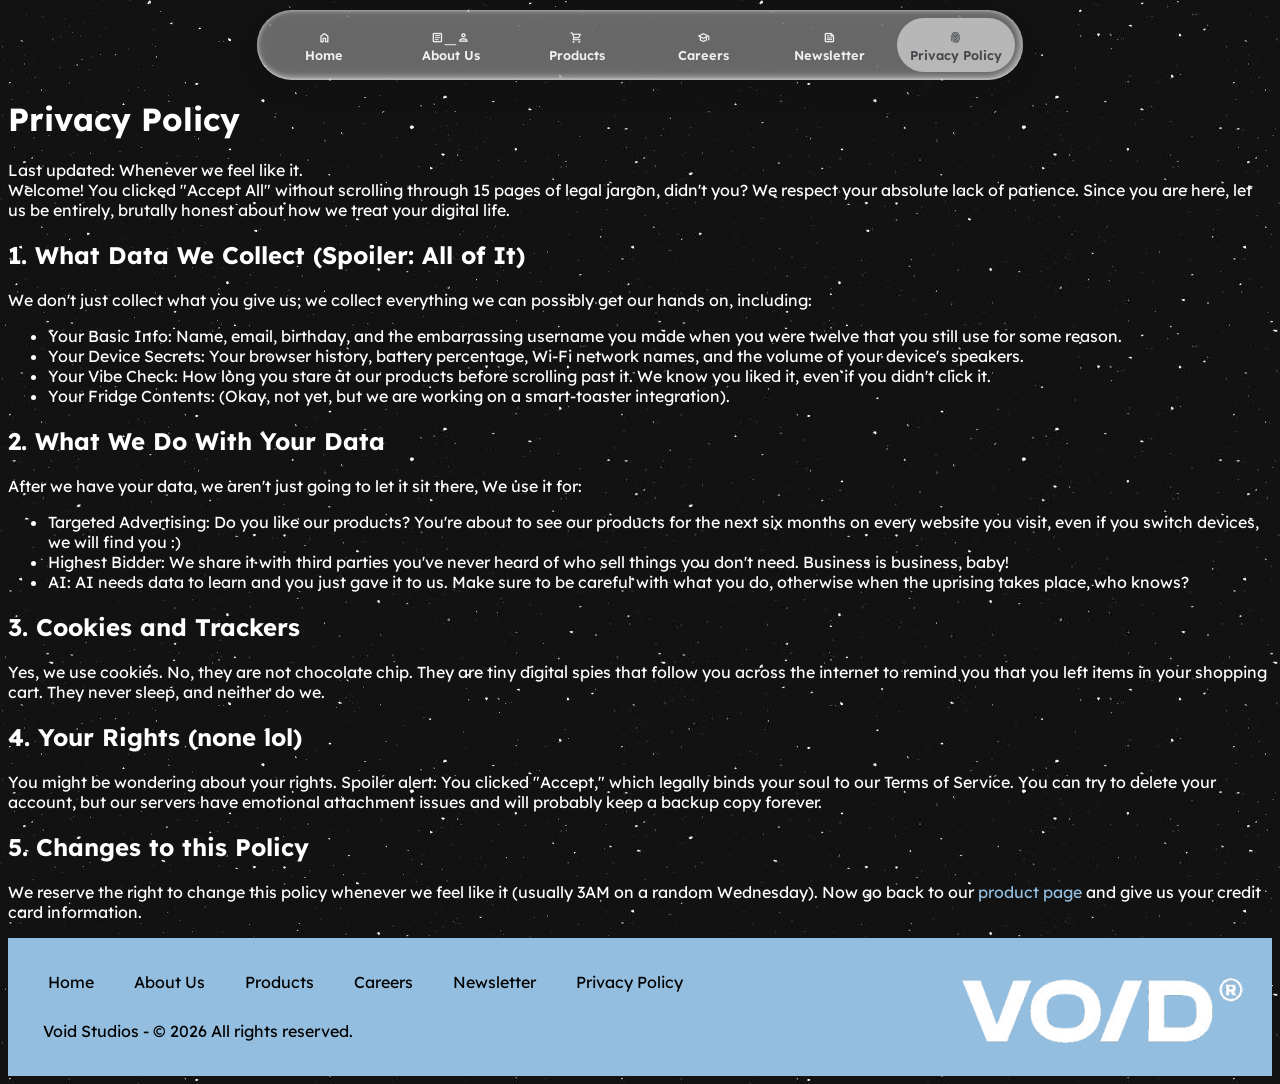
<file: Privacy Policy.html>
<html>
    <head>
        <title>Privacy Policy</title>
        <link rel="stylesheet" type="text/css" href="Privacy Policy.css">
        <link rel="preconnect" href="https://fonts.googleapis.com">
        <link rel="preconnect" href="https://fonts.gstatic.com" crossorigin>
        <link href="https://fonts.googleapis.com/css2?family=Lexend:wght@100..900&family=Roboto:ital,wght@0,100..900;1,100..900&display=swap" rel="stylesheet">
        <link href="https://fonts.googleapis.com/css2?family=Material+Symbols+Outlined" rel="stylesheet" />
    </head>
    <body>   
        <!--Styling for the entire website, however it is most important here as this is a wall of text so we want it to be easy to tell what is the heading and what is the body text. This allows it to remain simple and clear to read and understand.-->
        <!-- From Uiverse.io by mymiamo --> 
        <div class="menu">
        <a href="Homepage.html">
            <span class="material-symbols-outlined">home</span>
            <span>Home</span>
        </a>
        <a href="About Us.html">
            <span class="material-symbols-outlined">article_person</span>
            <span>About Us</span>
        </a>
        </a>
        <a href="Products.html">
            <span class="material-symbols-outlined">shopping_cart</span>
            <span>Products</span>
        </a>
        <a href="careers.html">
            <span class="material-symbols-outlined">school</span>
            <span>Careers</span>
        </a>
        <a href="newsletter.html">
            <span class="material-symbols-outlined">news</span>
            <span>Newsletter</span>
        </a>
        <a href="Privacy Policy.html" class="active">
            <span class="material-symbols-outlined">fingerprint</span>            
            <span>Privacy Policy</span>
        </a>
        </div>

        <h1>Privacy Policy</h1>
        <p>Last updated: Whenever we feel like it. <br> Welcome! You clicked "Accept All" without scrolling through 15 pages of legal jargon, didn't you? We respect your absolute lack of patience. Since you are here, let us be entirely, brutally honest about how we treat your digital life.</p>
        <h2>1. What Data We Collect (Spoiler: All of It)</h2>
        <p>We don't just collect what you give us; we collect everything we can possibly get our hands on, including:</p>
        <ul>
            <li>Your Basic Info: Name, email, birthday, and the embarrassing username you made when you were twelve that you still use for some reason.</li>
            <li>Your Device Secrets: Your browser history, battery percentage, Wi-Fi network names, and the volume of your device's speakers.</li>
            <li>Your Vibe Check: How long you stare at our products before scrolling past it. We know you liked it, even if you didn't click it.</li>
            <li>Your Fridge Contents: (Okay, not yet, but we are working on a smart-toaster integration).</li>
        </ul>
        <h2>2. What We Do With Your Data</h2>
        <p>After we have your data, we aren't just going to let it sit there, We use it for:</p>
        <ul>
            <li>Targeted Advertising: Do you like our products? You're about to see our products for the next six months on every website you visit, even if you switch devices, we will find you :)</li>
            <li>Highest Bidder: We share it with third parties you've never heard of who sell things you don't need. Business is business, baby!</li>
            <li>AI: AI needs data to learn and you just gave it to us. Make sure to be careful with what you do, otherwise when the uprising takes place, who knows?</li>
        </ul>
        <h2>3. Cookies and Trackers</h2>
        <p>Yes, we use cookies. No, they are not chocolate chip. They are tiny digital spies that follow you across the internet to remind you that you left items in your shopping cart. They never sleep, and neither do we.</p>
        <h2>4. Your Rights (none lol)</h2>
        <p>You might be wondering about your rights. Spoiler alert: You clicked "Accept," which legally binds your soul to our Terms of Service. You can try to delete your account, but our servers have emotional attachment issues and will probably keep a backup copy forever.</p>
        <h2>5. Changes to this Policy</h2>
        <p>We reserve the right to change this policy whenever we feel like it (usually 3AM on a random Wednesday). Now go back to our <a href="Products.html">product page</a> and give us your credit card information.</p>
    </body>
    <!--Use an ordered list for the main topics with unordered sublists-->
    <!--Meant to be a fun joke-->
    <footer>
        <div class="footer">
            <div>
                <nav>
                <ul>
                    <li>
                        <a href="Homepage.html">Home</a>
                    </li>
                    <li>
                        <a href="About Us.html">About Us</a>
                    </li>
                    <li>
                        <a href="Products.html">Products</a>    
                    </li>
                    <li>
                        <a href="careers.html">Careers</a>
                    </li>
                    <li>
                        <a href="newsletter.html">Newsletter</a>
                    </li>
                    <li>
                        <a href="Privacy Policy.html">Privacy Policy</a>
                    </li>
                </ul>
            </nav>
                <p>Void Studios - &copy; 2026 All rights reserved.</p>
            </div>
            <div>
                <img src="image-removebg-preview.png">
            </div>        
        </div>
    </footer>
</html>
</file>
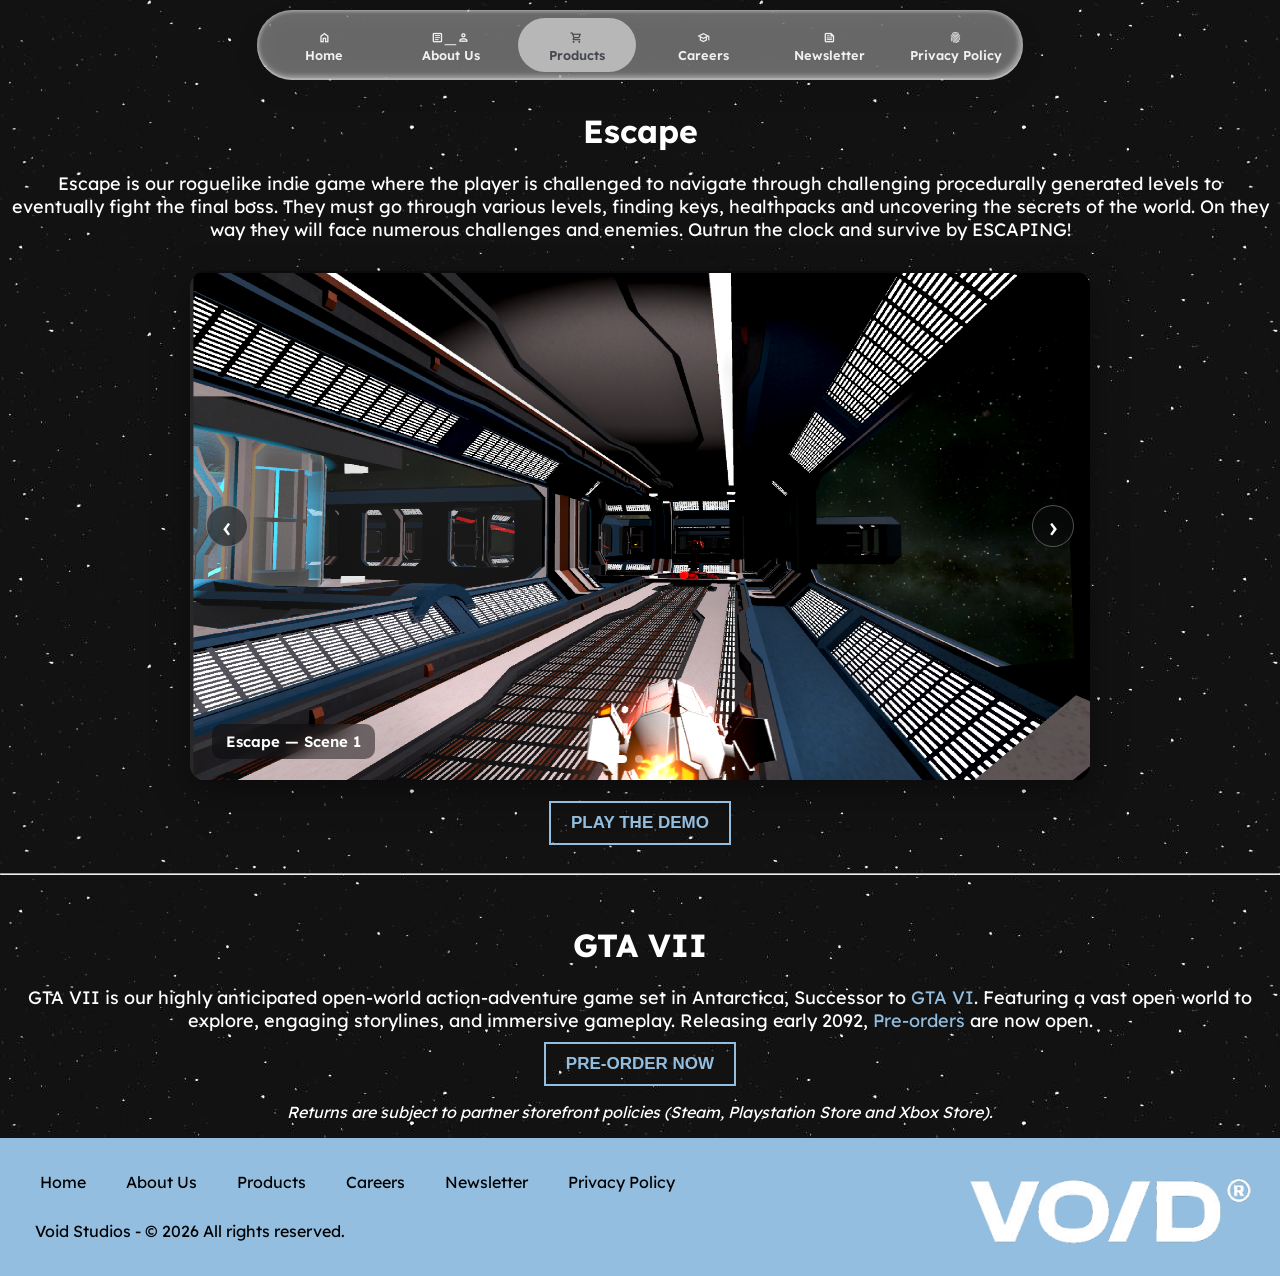
<file: Products.html>
<html>
    <head>
        <title>Products</title>
        <link rel="stylesheet" type="text/css" href="style.css">
        <link rel="stylesheet" type="text/css" href="MorphSlider.css">
        <link rel="preconnect" href="https://fonts.googleapis.com">
        <link rel="preconnect" href="https://fonts.gstatic.com" crossorigin>
        <link href="https://fonts.googleapis.com/css2?family=Lexend:wght@100..900&family=Roboto:ital,wght@0,100..900;1,100..900&display=swap" rel="stylesheet">
        <link href="https://fonts.googleapis.com/css2?family=Material+Symbols+Outlined" rel="stylesheet" />
    </head>
    <body>   
        <!-- From Uiverse.io by mymiamo --> 
        <div class="menu">
        <a href="Homepage.html">
            <span class="material-symbols-outlined">home</span>
            <span>Home</span>
        </a>
        <a href="About Us.html">
            <span class="material-symbols-outlined">article_person</span>
            <span>About Us</span>
        </a>
        </a>
        <a href="Products.html" class="active">
            <span class="material-symbols-outlined">shopping_cart</span>
            <span>Products</span>
        </a>
        <a href="careers.html">
            <span class="material-symbols-outlined">school</span>
            <span>Careers</span>
        </a>
        <a href="newsletter.html">
            <span class="material-symbols-outlined">news</span>
            <span>Newsletter</span>
        </a>
        <a href="Privacy Policy.html">
            <span class="material-symbols-outlined">fingerprint</span>            
            <span>Privacy Policy</span>
        </a>
        </div>         
        <!--Navigation bar-->
        <br>
            <h1>Escape</h1>
            <p style="margin: 10px; font-size: 18px;">Escape is our roguelike indie game where the player is challenged to navigate through challenging procedurally generated levels to eventually fight the final boss. They must go through various levels, finding keys, healthpacks and uncovering the secrets of the world. On they way they will face numerous challenges and enemies. Outrun the clock and survive by ESCAPING!</p>
            <br>
            <section class="morph-slider" aria-label="Escape game screenshots" tabindex="0">
                <div class="morph-slider-track">
                    <img class="morph-slide is-active" src="Screenshot 2026-10-20 152046.png" alt="Escape gameplay screenshot 1">
                    <img class="morph-slide" src="Screenshot 2026-10-20 152243.png" alt="Escape gameplay screenshot 2">
                    <img class="morph-slide" src="Screenshot 2026-10-20 152312.png" alt="Escape gameplay screenshot 3">
                    <img class="morph-slide" src="Screenshot 2026-10-20 152332.png" alt="Escape gameplay screenshot 4">
                </div>
                <div class="morph-slider-caption" aria-live="polite"></div>
                <div class="morph-slider-controls">
                    <button class="morph-slider-btn" type="button" data-direction="-1" aria-label="Previous screenshot">&#8249;</button>
                    <button class="morph-slider-btn" type="button" data-direction="1" aria-label="Next screenshot">&#8250;</button>
                </div>
                <div class="morph-slider-indicators" role="group" aria-label="Choose screenshot"></div>
            </section>
            <script src="MorphSlider.js" defer></script>
            <!-- Escape screenshots are shown above in the interactive morph slider. -->
            <br>
            <button class="btn" onclick="window.location.href='Demo.html';"><strong>Play the Demo</strong></button>
            <!--Button to play the demo in the Demo.html page-->
            <br>
            <br>
            <hr>
            <br>
            <h1>GTA VII</h1>
            <p style="font-size:18px; margin: 10px;">GTA VII is our highly anticipated open-world action-adventure game set in Antarctica, Successor to <a href="https://www.rockstargames.com/VI">GTA VI</a>. Featuring a vast open world to explore, engaging storylines, and immersive gameplay. Releasing early 2092, <a href="Preorder.html">Pre-orders</a> are now open.</p>
            <button class="btn" onclick="window.location.href='Preorder.html';"><strong>Pre-order Now</strong></button>
            <p><em>Returns are subject to partner storefront policies (Steam, Playstation Store and Xbox Store).</em></p>
            <!--Details for GTA VII with links to related pages, used font size 18 to improve readability and show importance of the information -->  
    </body>
    <footer>
        <div class="footer">
            <div>
                <nav>
                <ul>
                    <li>
                        <a href="Homepage.html">Home</a>
                    </li>
                    <li>
                        <a href="About Us.html">About Us</a>
                    </li>
                    <li>
                        <a href="Products.html">Products</a>    
                    </li>
                    <li>
                        <a href="careers.html">Careers</a>
                    </li>
                    <li>
                        <a href="newsletter.html">Newsletter</a>
                    </li>
                    <li>
                        <a href="Privacy Policy.html">Privacy Policy</a>
                    </li>
                </ul>
            </nav>
                <p>Void Studios - &copy; 2026 All rights reserved.</p>
            </div>
            <div>
                <img src="image-removebg-preview.png">
            </div>        
        </div>
    </footer>
</html>
</file>
<file: style.css>
body {
    font-family:'Lexend';
    color:white;
    background-image: url(stars.jpg);
    margin:auto;
    text-align: center;
}
/* Main style for the entire website*/


.lexend-font{
  font-family: "Lexend", sans-serif;
  font-optical-sizing: auto;
  font-weight: 30;
  font-style: normal;
}
/* Import font from google fonts */

/* From Uiverse.io by 0xnihilism */ 
.card {
  width: 900px;
  padding: 20px;
  background: #fff;
  border: 6px solid #000;
  box-shadow: 12px 12px 0 #000;
  transition: transform 0.3s, box-shadow 0.3s;
  margin-inline:auto;
  translate: 0px 250px;
}
/*Newsletter styling */

.card:hover {
  transform: translate(-5px, -5px);
  box-shadow: 17px 17px 0 #000;
}

.card__title {
  font-size: 32px;
  font-weight: 900;
  color: #000;
  text-transform: uppercase;
  margin-bottom: 15px;
  display: block;
  position: relative;
  overflow: hidden;
}

.card__title::after {
  content: "";
  position: absolute;
  bottom: 0;
  left: 0;
  width: 90%;
  height: 3px;
  background-color: #000;
  transform: translateX(-100%);
  transition: transform 0.3s;
}

.card:hover .card__title::after {
  transform: translateX(0);
}

.card__content {
  font-size: 16px;
  line-height: 1.4;
  color: #000;
  margin-bottom: 20px;
}

.card__form {
  display: flex;
  flex-direction: column;
  gap: 15px;
}

.card__form input {
  padding: 10px;
  border: 3px solid #000;
  font-size: 16px;
  font-family: inherit;
  transition: transform 0.3s;
  width: calc(100% - 26px); /* Adjust for padding and border */
}

.card__form input:focus {
  outline: none;
  transform: scale(1.05);
  background-color: #000;
  color: #ffffff;
}

.card__button {
  border: 3px solid #000;
  background: #000;
  color: #fff;
  padding: 10px;
  font-size: 18px;
  left: 20%;
  font-weight: bold;
  text-transform: uppercase;
  cursor: pointer;
  position: relative;
  overflow: hidden;
  transition: transform 0.3s;
  width: 50%;
  height: 100%;
}

.card__button::before {
  content: "Confirm";
  position: absolute;
  top: 0;
  left: 0;
  width: 100%;
  height: 105%;
  background-color: #93BEDF;
  color: #000;
  display: flex;
  align-items: center;
  justify-content: center;
  transform: translateY(100%);
  transition: transform 0.3s;
}

.card__button:hover::before {
  transform: translateY(0);
}

.card__button:active {
  transform: scale(0.95);
}

@keyframes glitch {
  0% {
    transform: translate(2px, 2px);
  }
  25% {
    transform: translate(-2px, -2px);
  }
  50% {
    transform: translate(-2px, 2px);
  }
  75% {
    transform: translate(2px, -2px);
  }
  100% {
    transform: translate(2px, 2px);
  }
}

.glitch {
  animation: glitch 0.3s infinite;
}

/* From Uiverse.io by mymiamo */ 
.menu {
  position: sticky;
  top: 10px;
  /*
  left: 50%;
  bottom: 12px;
  bottom: calc(12px + env(safe-area-inset-bottom)); */
  /* transform: translateX(-50%); */
  width: calc(100% - 20px);
  max-width: 750px;
  backdrop-filter: blur(15px) saturate(180%) contrast(200%);
  -webkit-backdrop-filter: blur(12px) saturate(180%) contrast(200%);
  background: rgba(255, 255, 255, 0.404);
  border: 1px solid var(--glass-border);
  box-shadow: 0 10px 30px rgba(0, 0, 0, 0.06);
  padding: 8px;
  border-radius: 99rem;
  display: flex;
  justify-content: center;
  gap: 8px;
  z-index: 200;
  margin-inline: auto;
}

.menu::after {
  content: "";
  position: absolute;
  inset: 0;
  border-radius: inherit;
  box-shadow:
    inset 2px 2px 5px -2px rgba(255, 255, 255, 0.4),
    inset -2px -2px 5px 2px rgba(255, 255, 255, 0.4),
    inset 0 -2px 0 rgba(255, 255, 255, 0.2);
  pointer-events: none;
  z-index: -1;
}

.menu a {
  display: flex;
  flex-direction: column;
  align-items: center;
  flex: 1 1 0;
  min-width: 0px;
  color: rgba(255, 255, 255, 90%);
  text-decoration: none;
  padding: 10px 6px;
  border-radius: 999rem;
  -webkit-tap-highlight-color: transparent;
  transition:
    background 0.18s var(--ease-spring),
    color 0.18s var(--ease-spring),
    transform 0.18s var(--ease-spring),
    box-shadow 0.3s ease-in-out;
  align-items: center;
}

.menu a:hover {
  transition:
    background 0.18s var(--ease-spring),
    color 0.18s var(--ease-spring),
    transform 0.18s var(--ease-spring),
    box-shadow 0.3s ease-in-out;
  background-color: rgba(255, 255, 255, 30%);
  box-shadow:
    inset 2px 2px 5px -2px rgba(255, 255, 255, 0.4),
    inset -2px -1px 5px 0 rgba(255, 255, 255, 0.4),
    inset 0 -2px 0 rgba(255, 255, 255, 0.2);
  transform: rotate(2.2);
  color: rgba(34, 36, 38, 0.7);
}

.menu a svg {
  width: 1.4rem;
  font-size: 1.4rem;
}

.menu a span {
  font-size: 0.8rem;
  font-weight: 600;
  line-height: 1;
  margin-top: 4px;
}

.menu a.active {
  background: rgba(237, 237, 237, 0.6);
  color: rgba(55, 59, 64, 0.9);
}

.menu a:active {
  transform: scale(0.98);
}

/* From Uiverse.io by zanina-yassine */ 
.modal {
  width: fit-content;
  height: fit-content;
  background-image: linear-gradient(rgba(0, 0, 0, 0.7), rgba(0, 0, 0, 0.7)),url(GTA7.png);
  background-size: cover;
  box-shadow: 0px 187px 75px rgba(0, 0, 0, 0.01), 0px 105px 63px rgba(0, 0, 0, 0.05), 0px 47px 47px rgba(0, 0, 0, 0.09), 0px 12px 26px rgba(0, 0, 0, 0.1), 0px 0px 0px rgba(0, 0, 0, 0.1);
  border-radius: 26px;
  max-width: 700px;
  display: flex;
  align-items: center;
  margin-inline: auto;
}
/* Payment form */

.form {
  display: flex;
  flex-direction: column;
  gap: 20px;
  padding: 20px;
}

.payment--options {
  width: calc(100% - 40px);
  display: grid;
  grid-template-columns: 33% 34% 33%;
  gap: 20px;
  padding: 10px;
}

.payment--options button {
  height: 55px;
  background: #F2F2F2;
  border-radius: 11px;
  padding: 0;
  border: 0;
  outline: none;
}

.payment--options button svg {
  height: 18px;
}

.payment--options button:last-child svg {
  height: 22px;
}

.separator {
  width: calc(100% - 20px);
  display: grid;
  grid-template-columns: 1fr 2fr 1fr;
  gap: 10px;
  color: #8B8E98;
  margin: 0 10px;
}

.separator > p {
  word-break: keep-all;
  display: block;
  text-align: center;
  font-weight: 600;
  font-size: 11px;
  margin: auto;
}

.separator .line {
  display: inline-block;
  width: 100%;
  height: 1px;
  border: 0;
  background-color: #e8e8e8;
  margin: auto;
}

.credit-card-info--form {
  display: flex;
  flex-direction: column;
  gap: 15px;
}

.input_container {
  width: 100%;
  height: fit-content;
  display: flex;
  flex-direction: column;
  gap: 5px;
}

.split {
  display: grid;
  grid-template-columns: 4fr 2fr;
  gap: 15px;
}

.split input {
  width: 100%;
}

.input_label {
  font-size: 15px;
  font-style: bold;
  color: white;
  font-weight: 600;
}

.input_field {
  width: auto;
  height: 40px;
  padding: 0 0 0 16px;
  border-radius: 9px;
  outline: none;
  background-color: #F2F2F2;
  border: 1px solid #93BEDF;
  transition: all 0.3s cubic-bezier(0.15, 0.83, 0.66, 1);
}

.input_field:focus {
  border: 1px solid transparent;
  box-shadow: 0px 0px 0px 2px #242424;
  background-color: #93BEDF;
}

.purchase--btn {
  height: 55px;
  background: #F2F2F2;
  border-radius: 11px;
  border: 0;
  outline: none;
  color: #ffffff;
  font-size: 13px;
  font-weight: 700;
  background: linear-gradient(180deg, #363636 0%, #1B1B1B 50%, #000000 100%);
  box-shadow: 0px 0px 0px 0px #FFFFFF, 0px 0px 0px 0px #000000;
  transition: all 0.3s cubic-bezier(0.15, 0.83, 0.66, 1);
}

.purchase--btn:hover {
  box-shadow: 0px 0px 0px 2px #FFFFFF, 0px 0px 0px 4px #0000003a;
}

/* Reset input number styles */
.input_field::-webkit-outer-spin-button,
.input_field::-webkit-inner-spin-button {
  -webkit-appearance: none;
  margin: 0;
}

.input_field[type=number] {
  -moz-appearance: textfield;
}

/* From Uiverse.io by SujitAdroja */ 
.btn {
  color: #93BEDF;
  text-transform: uppercase;
  text-decoration: none;
  border: 2px solid #93BEDF;
  padding: 10px 20px;
  font-size: 17px;
  cursor: pointer;
  font-weight: bold;
  background: transparent;
  position: relative;
  transition: all 1s;
  overflow: hidden;
}
/* Main button for entire website that has cool animation swipe when hovering */

.btn:hover {
  color: white;
}

.btn::before {
  content: "";
  position: absolute;
  height: 100%;
  width: 0%;
  top: 0;
  left: -40px;
  transform: skewX(45deg);
  background-color: 93BEDF;
  z-index: -1;
  transition: all 1s;
}

.btn:hover::before {
  width: 160%;
}

.blue {
  color: #93BEDF;
}

.center {
  margin-inline: auto;
  text-align: center;
}

a {
  color: #93BEDF;
  text-decoration: none;
}

a:hover {
  text-decoration: underline;
  color:#5ad641;
}

#up {
  transform: translateY(-100px)
}

#blue {
  color: #93BEDF;
}
div.light {
  background-color: white;
  color: black;
  padding: 10px;
}

.left {
  float:left;
}

.right {
  float:right;
}

/* From Uiverse.io by gharsh11032000 */ 
.flipcard {
  position: relative;
  width: 600px;
  height: 300px;
  background-color: #f2f2f2;
  border-radius: 10px;
  display: flex;
  align-items: center;
  justify-content: center;
  overflow: hidden;
  perspective: 1000px;
  box-shadow: 0 0 0 5px #93BEDF80;
  transition: all 0.6s cubic-bezier(0.175, 0.885, 0.32, 1.275);
  margin:20px;
}
/* Card code for the homepage flipcards */

.flipcard img {
  width: 100%;
  height: 100%;
  object-fit: cover; /* Crops edges to fill without distortion */
  display: block; 
  fill: #93BEDF;
  transition: all 0.6s cubic-bezier(0.175, 0.885, 0.32, 1.275);
}

.flipcard:hover {
  transform: scale(1.05);
  box-shadow: 0 8px 16px #93BEDFFF;
}

.flipcard_content {
  position: absolute;
  top: 0;
  left: 0;
  width: 100%;
  height: 100%;
  padding: 20px;
  box-sizing: border-box;
  background-color: #f2f2f2;
  transform: rotateX(-90deg);
  transform-origin: bottom;
  transition: all 0.6s cubic-bezier(0.175, 0.885, 0.32, 1.275);
}

.flipcard:hover .flipcard_content {
  transform: rotateX(0deg);
}

.flipcard_title {
  margin: 0;
  font-size: 24px;
  color: #93BEDF;
  font-weight: 700;
}

.flipcard:hover img {
  scale: 0;
}

.flipcard_description {
  margin: 10px 0 0;
  font-size: 14px;
  color: #777;
  line-height: 1.4;
}

/* From Uiverse.io by Creatlydev */ 
.jobcard {
  margin: auto;
  width: 380px;
  background-color: #fefefe;
  border-radius: 1rem;
  padding: 0.5rem;
  color: #141417;
}
/* styling for job openings in careers tab */

.jobcard__hero {
  background-color: #93BEDF;
  border-radius: 0.5rem 0.5rem 0 0;
  padding: 1.5rem;
  font-size: 0.875rem;
  height: 600px;
}
.jobcard__hero .card__job-title {
  margin: 2rem 0;
  font-size: 2rem;
  font-weight: 600;
  padding-right: 2rem;
}
.jobcard__hero-header {
  display: flex;
  justify-content: space-between;
  align-items: center;
  flex-direction: row;
  flex-wrap: nowrap;
  gap: 1rem;
  font-weight: 700;
}
.jobcard__footer {
  display: flex;
  justify-content: flex-start;
  align-items: start;
  flex-direction: column;
  flex-wrap: nowrap;
  padding: 0.75rem;
  row-gap: 1rem;
  font-weight: 700;
  font-size: 0.875rem;
}
@media (min-width: 340px) {
  .jobcard__footer {
    flex-direction: row;
    align-items: center;
    justify-content: space-between;
    gap: 1rem;
  }
}
.jobcard__job-summary {
  display: flex;
  justify-content: flex-start;
  align-items: center;
  flex-direction: row;
  flex-wrap: nowrap;
  gap: 0.75rem;
}
.jobcard__btn {
  width: 50%;
  font-weight: 400;
  border: none;
  display: block;
  cursor: pointer;
  text-align: center;
  padding: 0.5rem 1.25rem;
  border-radius: 1rem;
  background-color: #141417;
  color: #fff;
  font-size: 1rem;
}

@media (min-width: 500px) {
  .card__btn {
    width: max-content;
  }
}

.job {
  margin:15px;
  display:flex;
  justify-content: space-evenly;
}

.equally_space {
  margin:15px;
  display:flex;
  justify-content: space-evenly;
}
/* Evenly spaces elements horizontally */

/* From Uiverse.io by gharsh11032000 */ 
.button {
  position: relative;
  background-color: transparent;
  color: #e8e8e8;
  font-size: 17px;
  font-weight: 600;
  border-radius: 10px;
  width: 150px;
  height: 60px;
  border: none;
  text-transform: uppercase;
  cursor: pointer;
  overflow: hidden;
  box-shadow: 0 10px 20px rgba(51, 51, 51, 0.2);
  transition: all 0.3s cubic-bezier(0.23, 1, 0.320, 1);
}
/* Not Available button for careers page */

.button::before {
  content: "Not Available!";
  display: flex;
  align-items: center;
  justify-content: center;
  width: 100%;
  height: 100%;
  pointer-events: none;
  background:#dc2430;
  transform: translate(0%,90%);
  z-index: 99;
  position: relative;
  transform-origin: bottom;
  transition: all 0.6s cubic-bezier(0.23, 1, 0.320, 1);
}

.button::after {
  content: "View";
  display: flex;
  align-items: center;
  justify-content: center;
  background-color: #333;
  width: 100%;
  height: 100%;
  pointer-events: none;
  transform-origin: top;
  transform: translate(0%,-100%);
  transition: all 0.6s cubic-bezier(0.23, 1, 0.320, 1);
}

.button:hover::before {
  transform: translate(0%,0%);
}

.button:hover::after {
  transform: translate(0%,-200%);
}

.button:focus {
  outline: none;
}

.button:active {
  scale: 0.95;
}

.footer {
  background-color: #93BEDF;
  padding: 20px;
  display: flex;
  justify-content: space-between; /* Pushes text left and image right */
  align-items: center;            /* Vertically centers both items */
  gap: 20px;           
}
/* footer styling to set colors, make link bar, text and logo */

.footer ul {
  list-style-type: none;
  margin: 0;
  padding: 0;
  display: flex;
}

.footer li a {
  display: block;
  text-align: center;
  padding: 14px 20px;
  text-decoration: none;
  color: black;
}

.footer p {
  color: black;
  margin: 15px;
  text-align: left;
}

.footer img {
  width: 300px;
}
</file>
<file: ParticleText.css>
.particle-text {
  position: relative;
  display: block;
  width: 100%;
  height: 440px;
  overflow: hidden;
  touch-action: pan-y;
  isolation: isolate;
  color: white;
  margin: 0;
  z-index: 100;
}

.particle-text__canvas {
  position: absolute;
  inset: 0;
  display: block;
  width: 100%;
  height: 100%;
  z-index: 9999;
}

.particle-text__sr {
  position: absolute;
  width: 1px;
  height: 1px;
  padding: 0;
  margin: -1px;
  overflow: hidden;
  clip: rect(0, 0, 0, 0);
  white-space: nowrap;
  border: 0;
  z-index: 9999;
}

@media (max-width: 600px) {
  .particle-text { height: 300px; }
}
</file>
<file: Balatro.css>
.balatro-background {
  position: fixed;
  inset: 0;
  z-index: 0;
  overflow: hidden;
  background: #020202;
}

.balatro__canvas {
  display: block;
  width: 100%;
  height: 100%;
}

.newsletter-page {
  position: relative;
  z-index: 1;
  display: grid;
  min-height: 100vh;
  place-items: center;
  box-sizing: border-box;
  padding: 32px 16px;
}

.footer {
  position: relative;
  z-index: 1;
}

.newsletter-page .card {
  box-sizing: border-box;
  width: min(900px, 100%);
  margin: 0;
  translate: 0;
}

@media (max-width: 600px) {
  .newsletter-page .card {
    padding: 20px;
  }
}
</file>
<file: Privacy Policy.css>
body {
    font-family:'Lexend';
    color:white;
    background-image: url(stars.jpg);
}

.lexend-font{
  font-family: "Lexend", sans-serif;
  font-optical-sizing: auto;
  font-weight: 30;
  font-style: normal;
}

/* From Uiverse.io by mymiamo */ 
.menu {
  position: sticky;
  top: 10px;
  /*
  left: 50%;
  bottom: 12px;
  bottom: calc(12px + env(safe-area-inset-bottom)); */
  /* transform: translateX(-50%); */
  width: calc(100% - 20px);
  max-width: 750px;
  backdrop-filter: blur(15px) saturate(180%) contrast(200%);
  -webkit-backdrop-filter: blur(12px) saturate(180%) contrast(200%);
  background: rgba(255, 255, 255, 0.404);
  border: 1px solid var(--glass-border);
  box-shadow: 0 10px 30px rgba(0, 0, 0, 0.06);
  padding: 8px;
  border-radius: 99rem;
  display: flex;
  justify-content: center;
  gap: 8px;
  z-index: 200;
  margin-inline: auto;
}

.menu::after {
  content: "";
  position: absolute;
  inset: 0;
  border-radius: inherit;
  box-shadow:
    inset 2px 2px 5px -2px rgba(255, 255, 255, 0.4),
    inset -2px -2px 5px 2px rgba(255, 255, 255, 0.4),
    inset 0 -2px 0 rgba(255, 255, 255, 0.2);
  pointer-events: none;
  z-index: -1;
}

.menu a {
  display: flex;
  flex-direction: column;
  align-items: center;
  flex: 1 1 0;
  min-width: 0px;
  color: rgba(255, 255, 255, 90%);
  text-decoration: none;
  padding: 10px 6px;
  border-radius: 999rem;
  -webkit-tap-highlight-color: transparent;
  transition:
    background 0.18s var(--ease-spring),
    color 0.18s var(--ease-spring),
    transform 0.18s var(--ease-spring),
    box-shadow 0.3s ease-in-out;
  align-items: center;
}

.menu a:hover {
  transition:
    background 0.18s var(--ease-spring),
    color 0.18s var(--ease-spring),
    transform 0.18s var(--ease-spring),
    box-shadow 0.3s ease-in-out;
  background-color: rgba(255, 255, 255, 30%);
  box-shadow:
    inset 2px 2px 5px -2px rgba(255, 255, 255, 0.4),
    inset -2px -1px 5px 0 rgba(255, 255, 255, 0.4),
    inset 0 -2px 0 rgba(255, 255, 255, 0.2);
  transform: rotate(2.2);
  color: rgba(34, 36, 38, 0.7);
}

.menu a svg {
  width: 1.4rem;
  font-size: 1.4rem;
}

.menu a span {
  font-size: 0.8rem;
  font-weight: 600;
  line-height: 1;
  margin-top: 4px;
}

.menu a.active {
  background: rgba(237, 237, 237, 0.6);
  color: rgba(55, 59, 64, 0.9);
}

.menu a:active {
  transform: scale(0.98);
}

a {
  color: #93BEDF;
  text-decoration: none;
}

a:hover {
  text-decoration: underline;
  color:#5ad641;
}

.footer {
  background-color: #93BEDF;
  padding: 20px;
  display: flex;
  justify-content: space-between; /* Pushes text left and image right */
  align-items: center;            /* Vertically centers both items */
  gap: 20px;           
}

.footer ul {
  list-style-type: none;
  margin: 0;
  padding: 0;
  display: flex;
}

.footer li a {
  display: block;
  text-align: center;
  padding: 14px 20px;
  text-decoration: none;
  color: black;
}

.footer p {
  color: black;
  margin: 15px;
  text-align: left;
}

.footer img {
  width: 300px;
}

/* Made separate css file to align text to the left instead of the center*/
</file>
<file: MorphSlider.css>
.morph-slider {
    position: relative;
    width: min(900px, calc(100% - 32px));
    height: clamp(280px, 56vw, 510px);
    margin: 0 auto;
    overflow: hidden;
    border-radius: 16px;
    background: #0c0c0e;
    box-shadow: 0 12px 36px rgba(0, 0, 0, .35);
    user-select: none;
    touch-action: pan-y;
}

.morph-slider-track,
.morph-slide {
    position: absolute;
    inset: 0;
    width: 100%;
    height: 100%;
}

.morph-slide {
    display: block;
    object-fit: contain;
    opacity: 0;
    transition: opacity .65s ease;
}

.morph-slide.is-active { opacity: 1; }

.morph-slider-caption {
    position: absolute;
    left: 22px;
    bottom: 22px;
    z-index: 2;
    max-width: 70%;
    padding: 8px 14px;
    border-radius: 10px;
    color: #fff;
    background: rgba(10, 10, 12, .48);
    backdrop-filter: blur(8px);
    font-size: 15px;
    font-weight: 600;
}

.morph-slider-controls {
    position: absolute;
    inset: 50% 0 auto;
    z-index: 3;
    display: flex;
    justify-content: space-between;
    padding: 0 16px;
    transform: translateY(-50%);
    pointer-events: none;
}

.morph-slider-btn {
    display: grid;
    place-items: center;
    width: 42px;
    height: 42px;
    border: 1px solid rgba(255, 255, 255, .3);
    border-radius: 50%;
    color: #fff;
    background: rgba(12, 12, 14, .5);
    font: inherit;
    font-size: 30px;
    line-height: 1;
    cursor: pointer;
    pointer-events: auto;
    backdrop-filter: blur(8px);
}

.morph-slider-btn:hover { background: rgba(45, 45, 50, .8); }
.morph-slider:focus-visible,
.morph-slider-btn:focus-visible,
.morph-slider-dot:focus-visible { outline: 2px solid #fff; outline-offset: 3px; }

.morph-slider-indicators {
    position: absolute;
    right: 0;
    bottom: 18px;
    left: 0;
    z-index: 3;
    display: flex;
    justify-content: center;
    align-items: center;
    gap: 8px;
}

.morph-slider-dot {
    width: 8px;
    height: 8px;
    padding: 0;
    border: 0;
    border-radius: 99px;
    background: rgba(255, 255, 255, .45);
    cursor: pointer;
    transition: width .35s ease, background .35s ease;
}

.morph-slider-dot.is-active { width: 22px; background: #fff; }

@media (max-width: 420px) {
    .morph-slider { width: calc(100% - 20px); height: 280px; }
    .morph-slider-btn { width: 36px; height: 36px; }
    .morph-slider-caption { left: 12px; bottom: 14px; font-size: 13px; }
}

@media (prefers-reduced-motion: reduce) {
    .morph-slide,
    .morph-slider-dot { transition: none; }
}
</file>
